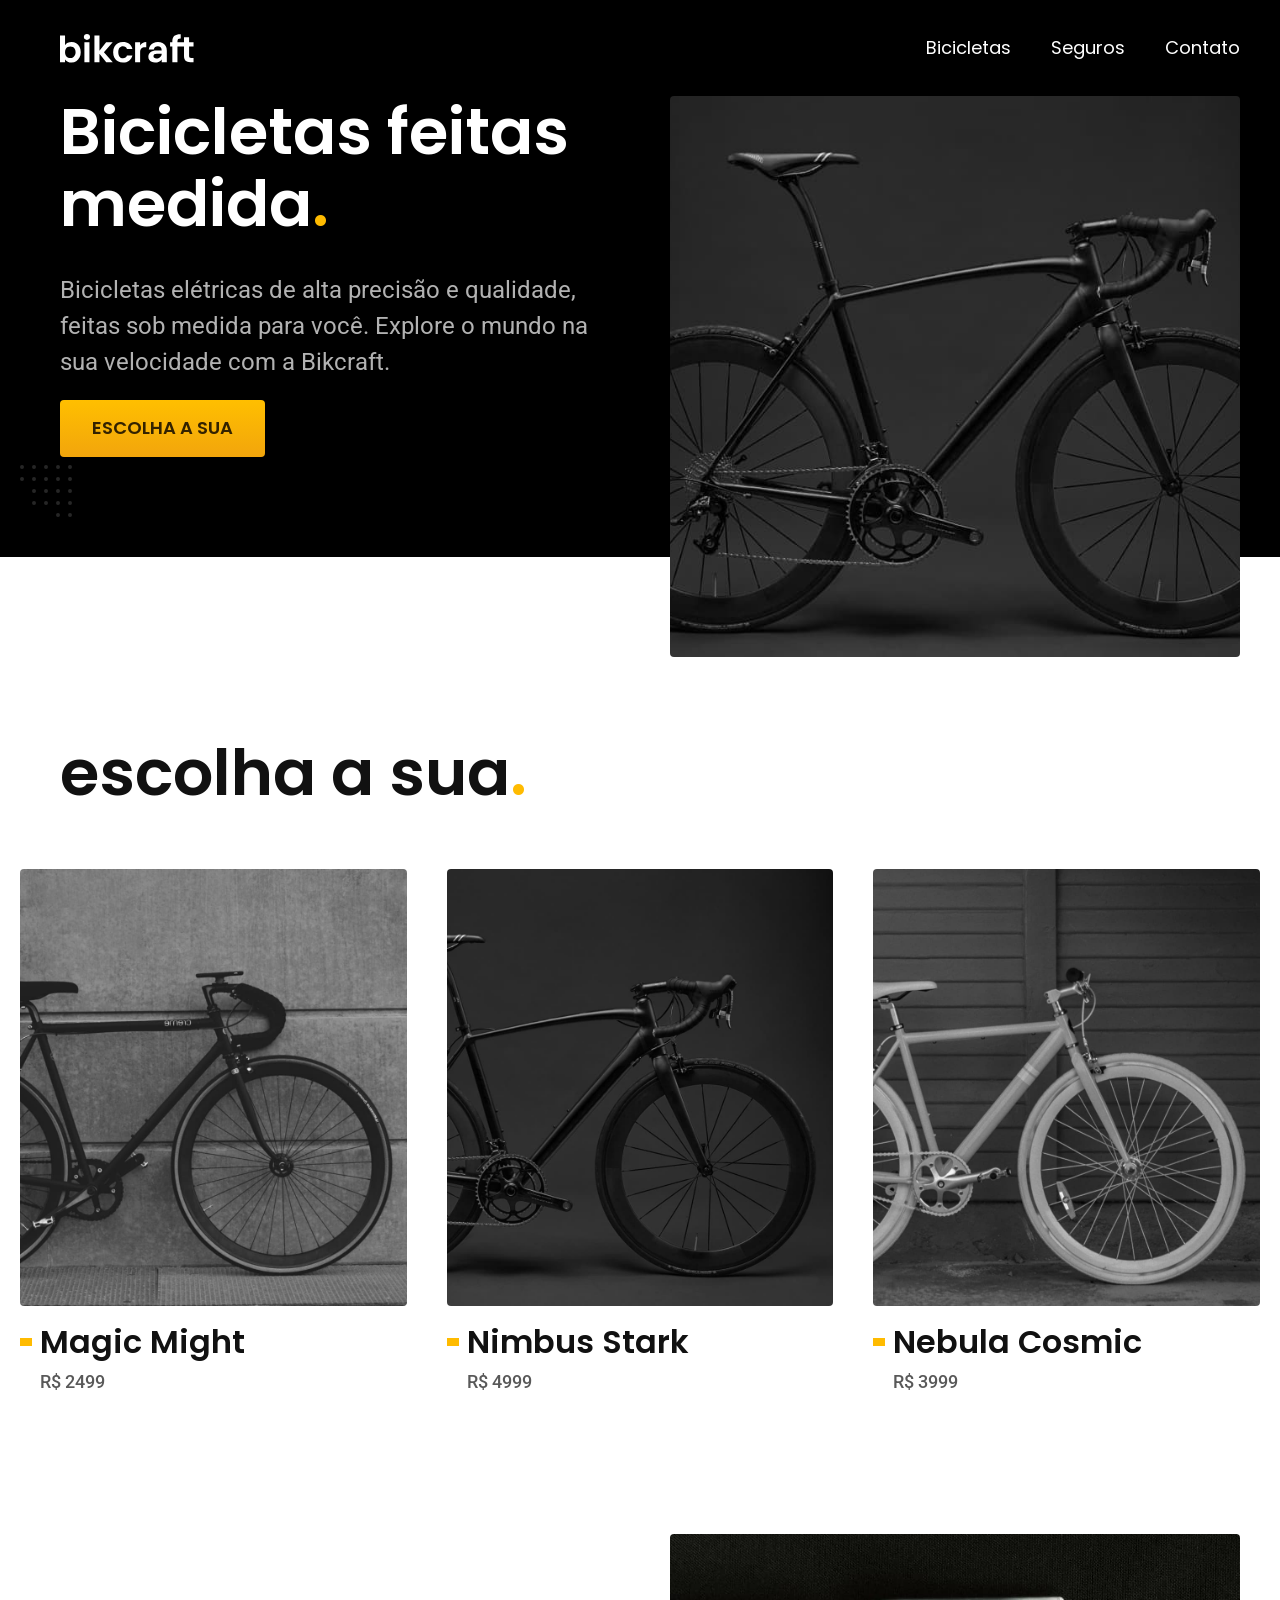
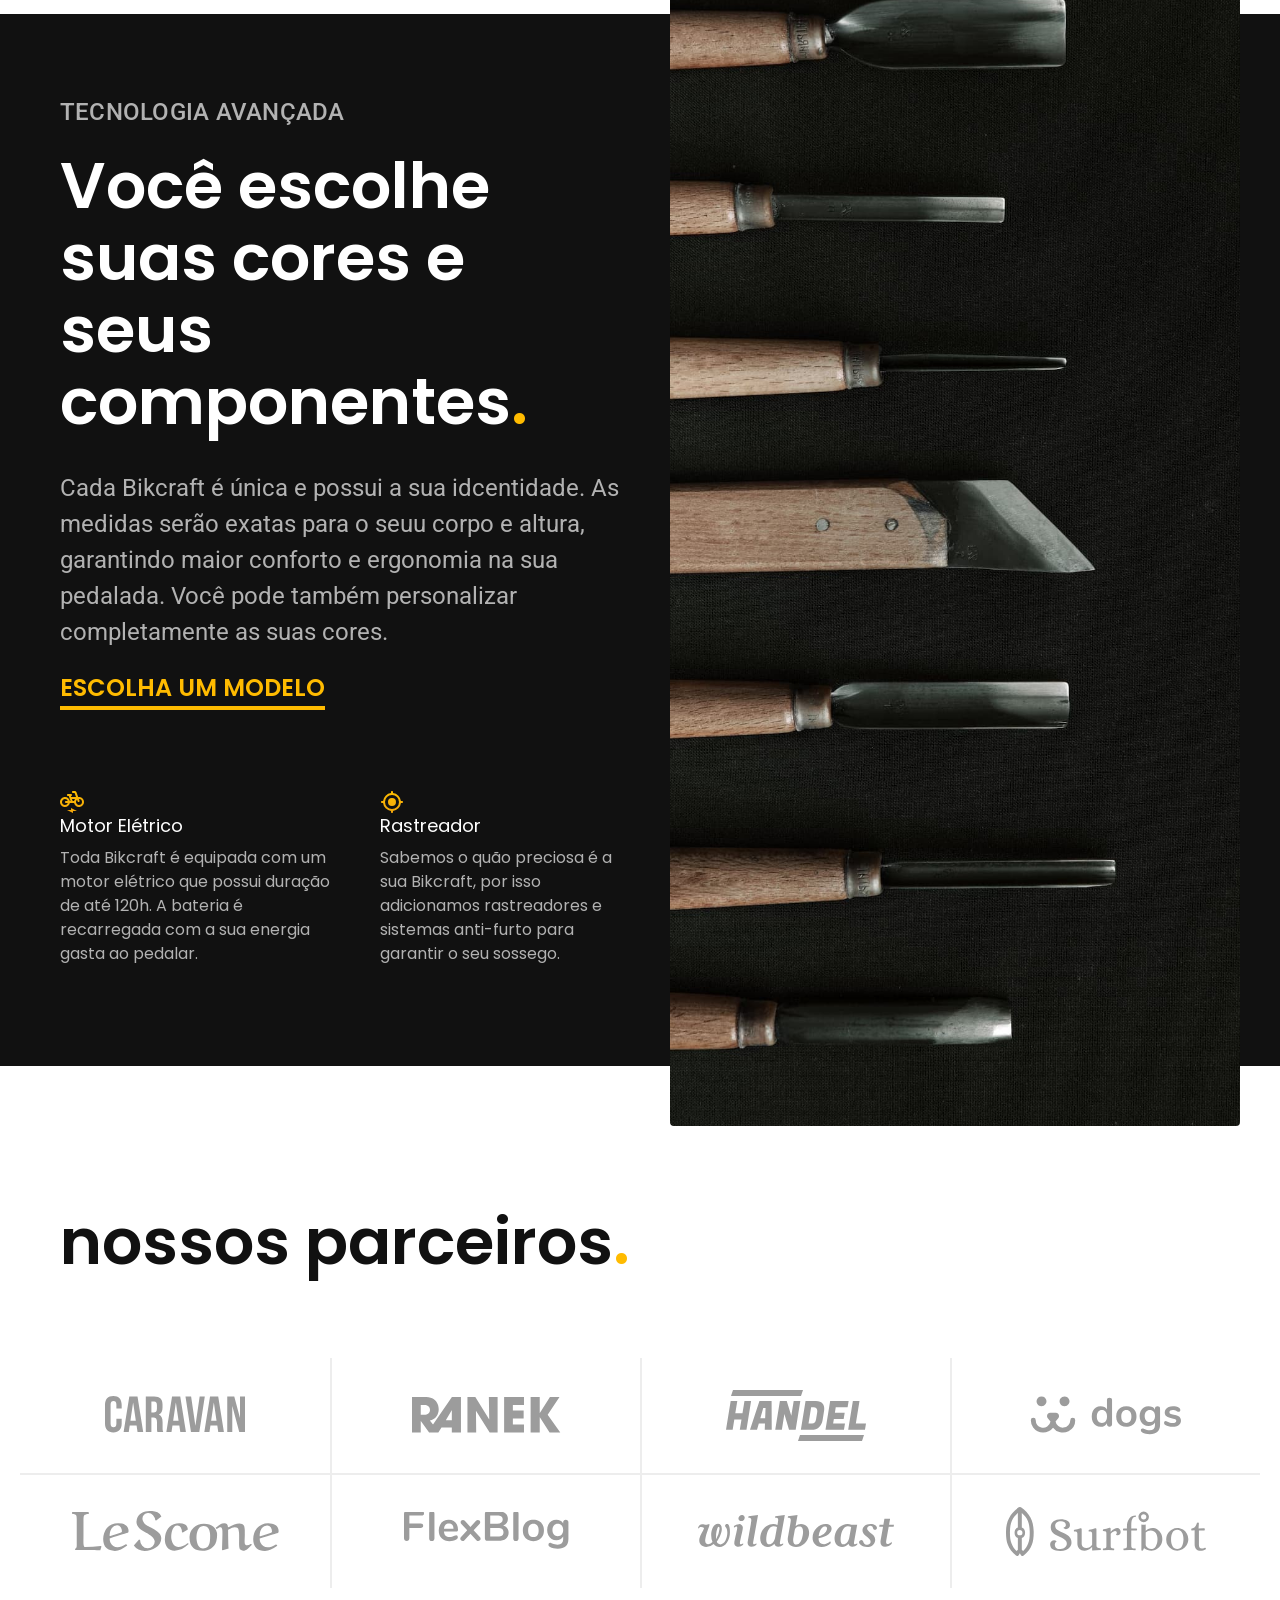
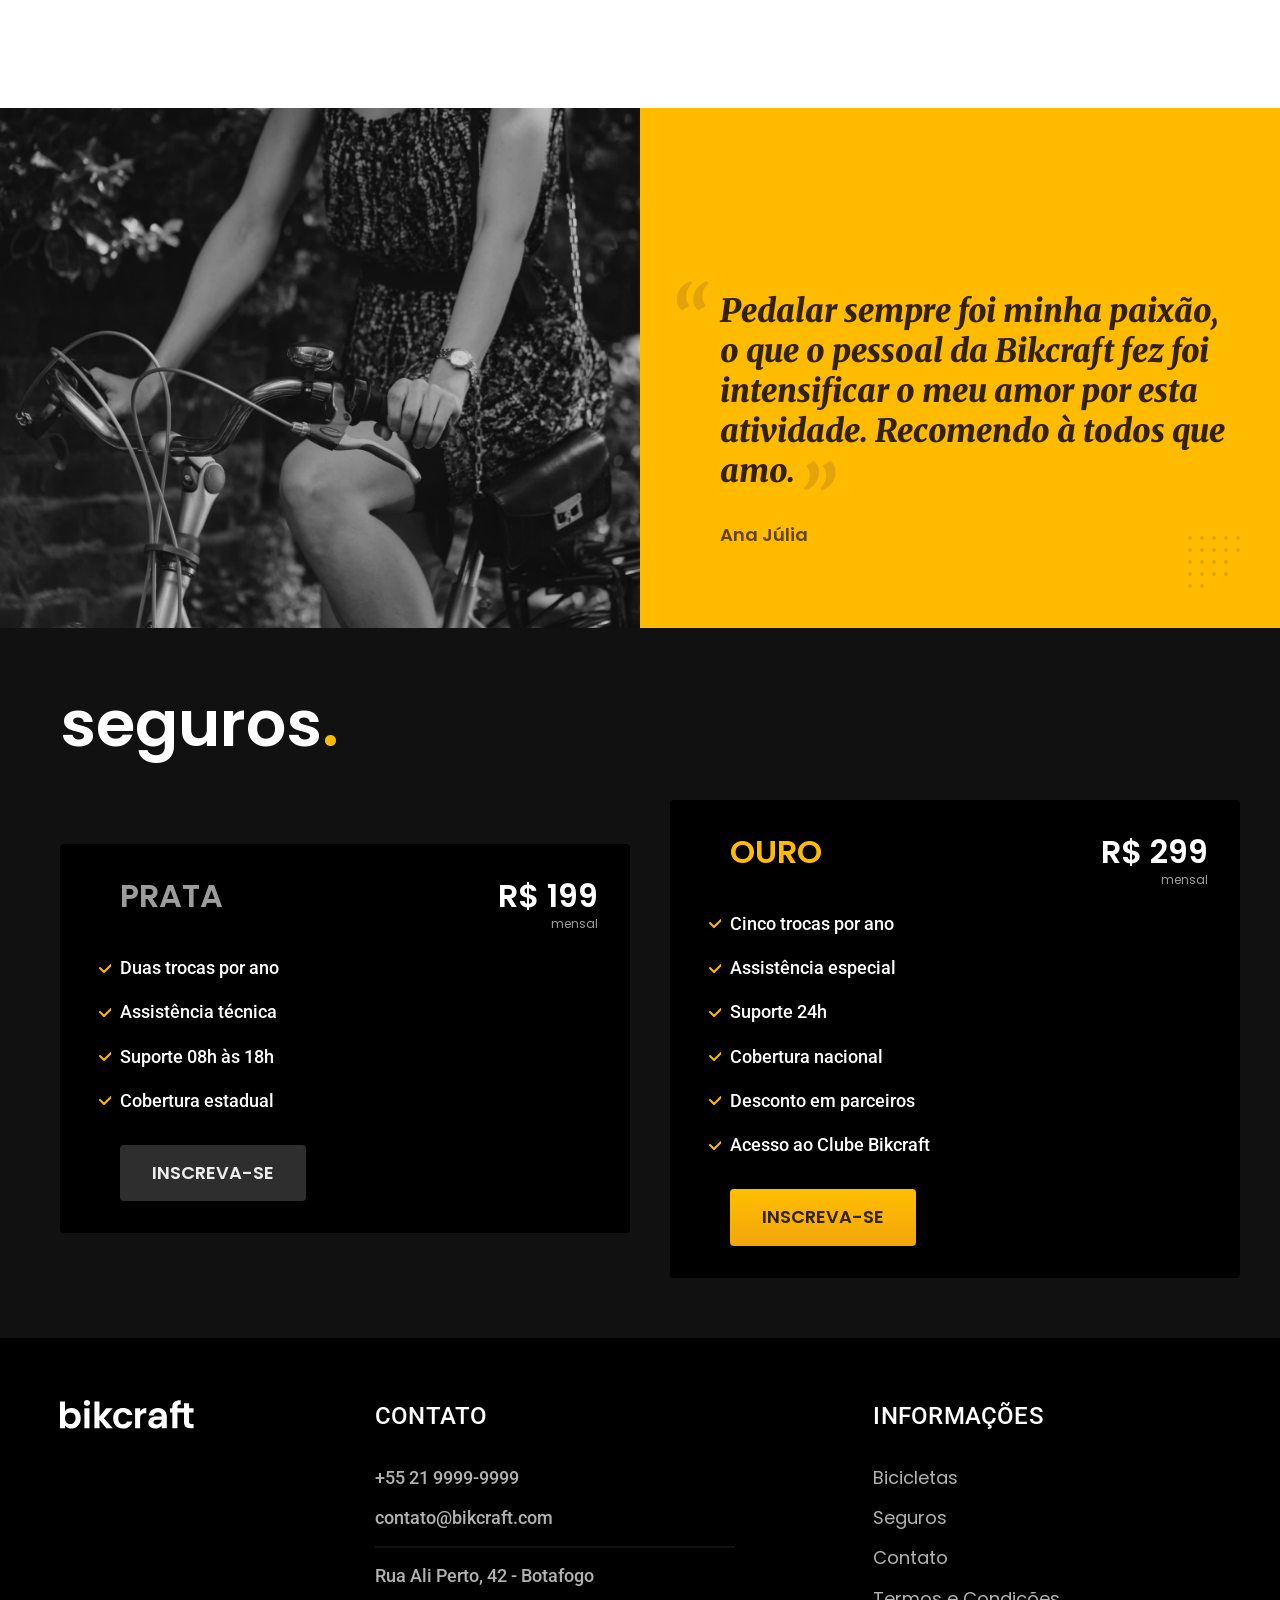
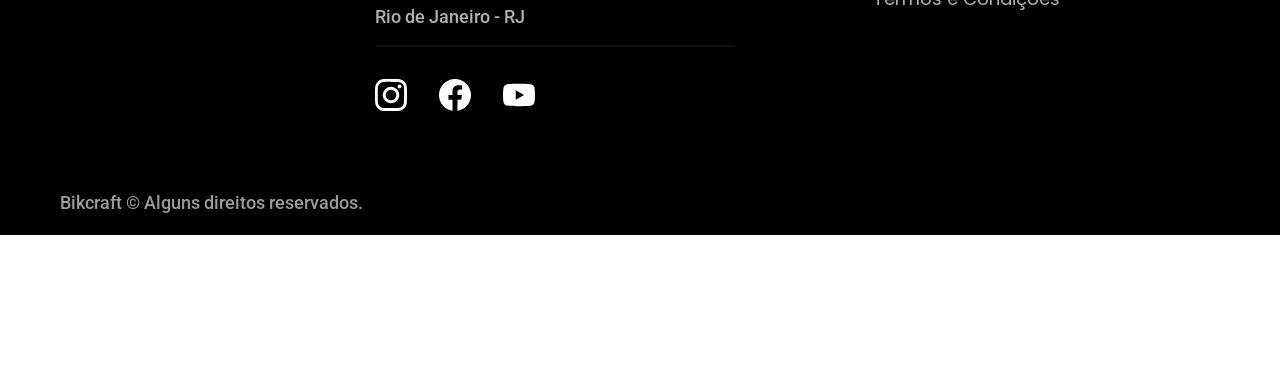
<file: index.html>
<!DOCTYPE html>
<html lang="pt-br">

<head>
    <meta charset="UTF-8">
    <title>Bikcraft - Bicicletas Elétricas</title>
    <meta name="description" content="Bicicletas elétricas de alta precisão de qualidade sob medida para o cliente. Explore o mundo na sua velocidade com a Bikcraft">
    <meta name="viewport" content="width=device-width, initial-scale=1.0">
    <link rel="preload" href="./css/style.min.css" as="style">
    <link rel="stylesheet" href="./css/style.min.css">
    <link rel="icon" href="./favicon.svg" type="image/svg+xml">

    <link rel="preconnect" href="https://fonts.googleapis.com">
    <link rel="preconnect" href="https://fonts.gstatic.com" crossorigin>
    <link href="https://fonts.googleapis.com/css2?family=Merriweather:ital,opsz,wght@1,18..144,900&family=Poppins:ital,wght@0,100;0,200;0,300;0,400;0,500;0,600;0,700;0,800;0,900;1,100;1,200;1,300;1,400;1,500;1,600;1,700;1,800;1,900&family=Roboto:ital,wght@0,100..900;1,100..900&display=swap" rel="stylesheet">


    <script>document.documentElement.classList.add('js');</script>
</head>

<body>
    <header class="header-bg">
        <div class="header container">
            <a href="./"><img src="./img/bikcraft.svg" width="136" height="32" alt="Bikcraft">
            </a>

            <nav aria-label="primaria">
                <ul class="header-menu font-1-m cor-0">
                    <li><a href="./bicicletas.html">Bicicletas</a></li>
                    <li><a href="./seguros.html">Seguros</a></li>
                    <li><a href="./contato.html">Contato</a></li>
                </ul>
            </nav>
        </div>
    </header>
    <main class="intro-bg">
        <div class="intro container">
            <div class="intro-conteudo">
                <h1 class="font-1-xxl cor-0 fadeInDown" data-anime="200">Bicicletas feitas medida<span class="cor-p1">.</span></h1>
                <p class="font-2-l cor-5 fadeInDown" data-anime="400">Bicicletas elétricas de alta precisão e qualidade, feitas sob medida para você. Explore o mundo na sua velocidade com a Bikcraft.</p>
                <a class="botao" data-anime="600" href="./bicicletas.html">Escolha a sua</a>
            </div>
            <picture data-anime="800" class="fadeInDown">
                <source media="(max-width:800px)" srcset="../img/bicicletas/nimbus.jpg">
                <img src="./img/fotos/introducao.jpg" width="1200" height="1600" alt="Bicicleta elétrica preta">
            </picture>
        </div>
    </main>

    <article class="bicicletas-lista">
        <h2 class=" container font-1-xxl">escolha a sua<span class="cor-p1">.</span></h2>
        <ul>
            <li>
                <a href="./bicicletas/magic.html">
                    <img src="./img/bicicletas/magic-home.jpg" width="920" height="1040" alt="Bicicleta Preta">
                    <h3 class="font-1-xl">Magic Might</h3>
                    <span class="font-2-m cor-8">R$ 2499</span>
                </a>
            </li>
            <li>
                <a href="./bicicletas/nimbus.html">
                    <img src="./img/bicicletas/nimbus-home.jpg" width="920" height="1040" alt="Bicicleta Preta">
                    <h3 class="font-1-xl">Nimbus Stark</h3>
                    <span class="font-2-m cor-8">R$ 4999</span>
                </a>
            </li>
            <li>
                <a href="./bicicletas/nebula.html">
                    <img src="./img/bicicletas/nebula-home.jpg" width="920" height="1040" alt="Bicicleta Preta">
                    <h3 class="font-1-xl">Nebula Cosmic</h3>
                    <span class="font-2-m cor-8">R$ 3999</span>
                </a>
            </li>
        </ul>
    </article>

    <article class="tecnologia-bg">
        <div class="tecnologia container">
            <div class="tecnologia-conteudo">
                <span class="font-2-l-b cor-5">Tecnologia Avançada</span>
                <h2 class="font-1-xxl cor-0">Você escolhe suas cores e seus componentes<span class="cor-p1">.</span></h2>
                <p class="font-2-l cor-5">Cada Bikcraft é única e possui a sua idcentidade. As medidas serão exatas para o seuu corpo e altura, garantindo maior conforto e ergonomia na sua pedalada. Você pode também personalizar completamente as suas cores.</p>
                <a class="link" href="./bicicletas.html">Escolha um modelo</a>
                <div class="tecnologia-vantagens">
                    <div>
                        <img src="./img/icones/eletrica.svg" width="24" height="24" alt="">
                        <h3 class="font-1-m cor-0">Motor Elétrico</h3>
                        <p class="font-2-s cor-5">Toda Bikcraft é equipada com um motor elétrico que possui duração de até 120h. A bateria é recarregada com a sua energia gasta ao pedalar.</p>
                    </div>
                    <div>
                        <img src="./img/icones/rastreador.svg" width="24" height="24" alt="">
                        <h3 class="font-1-m cor-0">Rastreador</h3>
                        <p class="font-2-s cor-5">Sabemos o quão preciosa é a sua Bikcraft, por isso adicionamos rastreadores e sistemas anti-furto para garantir o seu sossego.</p>
                    </div>
                </div>
            </div>
            <div class="tecnologia-img">
                <img src="./img/fotos/tecnologia.jpg" width="1200" height="1920">
            </div>
        </div>
    </article>

    <section class="parceiros" aria-label="Nossos Parceiros">
        <h2 class=" container font-1-xxl">nossos parceiros<span class="cor-p1">.</span></h2>

        <ul>
            <li><img src="./img/parceiros/caravan.svg" alt="Caravan" width="140" height="38"></li>
            <li><img src="./img/parceiros/ranek.svg" alt="Ranek" width="149" height="36"></li>
            <li><img src="./img/parceiros/handel.svg" alt="Handel" width="140" height="50"></li>
            <li><img src="./img/parceiros/dogs.svg" alt="Dogs" width="152" height="39"></li>
            <li><img src="./img/parceiros/lescone.svg" alt="LeScone" width="208" height="41"></li>
            <li><img src="./img/parceiros/flexblog.svg" alt="FlexBlog" width="165" height="38"></li>
            <li><img src="./img/parceiros/wildbeast.svg" alt="Wildbeast" width="196" height="34"></li>
            <li><img src="./img/parceiros/surfbot.svg" alt="Surfbot" width="200" height="49"></li>
        </ul>
    </section>

    <section class="depoimento" aria-label="Depoimento">
        <div>
            <img src="./img/fotos/depoimento.jpg" width="1560" height="1360" alt="Pessoa pedalando uma bicicleta Bikcraft">
        </div>
        <div class="depoimento-conteudo">
            <blockquote class="font-1-xl cor-p5">
                <p>Pedalar sempre foi minha paixão, o que o pessoal da Bikcraft fez foi intensificar o meu amor por esta atividade. Recomendo à todos que amo.</p>
            </blockquote>
            <span class="font-1-m-b cor-p4">Ana Júlia</span>
        </div>
    </section>

    <article class="seguros-bg">
        <div class="seguros container">
            <h2 class="font-1-xxl cor-0">seguros<span class="cor-p1">.</span></h2>
            <div class="seguros-item">
                <h3 class="font-1-xl cor-6">PRATA</h3>
                <span class="font-1-xl cor-0">R$ 199 <span class="font-1-xs cor-6">mensal</span></span>
                <ul class="font-2-m cor-0">
                    <li>Duas trocas por ano</li>
                    <li>Assistência técnica</li>
                    <li>Suporte 08h às 18h</li>
                    <li>Cobertura estadual</li>
                </ul>
                <a class="botao secundario" href="./orcamento.html">Inscreva-se</a>
            </div>

            <div class="seguros-item">
                <h3 class="font-1-xl cor-p1">OURO</h3>
                <span class="font-1-xl cor-0">R$ 299 <span class="font-1-xs cor-6">mensal</span></span>
                <ul class="font-2-m cor-0">
                    <li>Cinco trocas por ano</li>
                    <li>Assistência especial</li>
                    <li>Suporte 24h</li>
                    <li>Cobertura nacional</li>
                    <li>Desconto em parceiros</li>
                    <li>Acesso ao Clube Bikcraft</li>
                </ul>
                <a class="botao" href="./orcamento.html">Inscreva-se</a>
            </div>
        </div>

    </article>
    <footer class="footer-bg">
        <div class="footer container">
            <img src="./img/bikcraft.svg" width="136" height="32" alt="Bikcraft">
            <div class="footer-contato">
                <h3 class="font-2-l-b cor-0">Contato</h3>
                <ul class="font-2-m cor-5">
                    <li><a href="tel:+552199999999">+55 21 9999-9999</a></li>
                    <li><a href="mailto:contato@bikcraft.com">contato@bikcraft.com</a></li>
                    <li>Rua Ali Perto, 42 - Botafogo</li>
                    <li>Rio de Janeiro - RJ</li>
                </ul>
                <div class="footer-redes">
                    <a href="./">
                        <img src="./img/redes/instagram.svg" width="32" height="32" alt="Instagram">
                    </a>
                    <a href="./">
                        <img src="./img/redes/facebook.svg" width="32" height="32" alt="Facebook">
                    </a>
                    <a href="./">
                        <img src="./img/redes/youtube.svg" width="32" height="32" alt="Youtube">
                    </a>
                </div>
            </div>
            <div class="footer-informacoes">
                <h3 class="font-2-l-b cor-0">Informações</h3>
                <nav>
                    <ul class="font-1-m cor-5">
                        <li><a href="./bicicletas.html">Bicicletas</a></li>
                        <li><a href="./seguros.html">Seguros</a></li>
                        <li><a href="./contato.html">Contato</a></li>
                        <li><a href="./termos.html">Termos e Condições</a></li>
                    </ul>
                </nav>
            </div>
            <p class="footer-copy font-2-m cor-6">Bikcraft © Alguns direitos reservados.</p>
        </div>
    </footer>

    <script src="./js/plugins/simple-anime.js"></script>
    <script src="./js/script.js"></script>
</body>

</html>
</file>
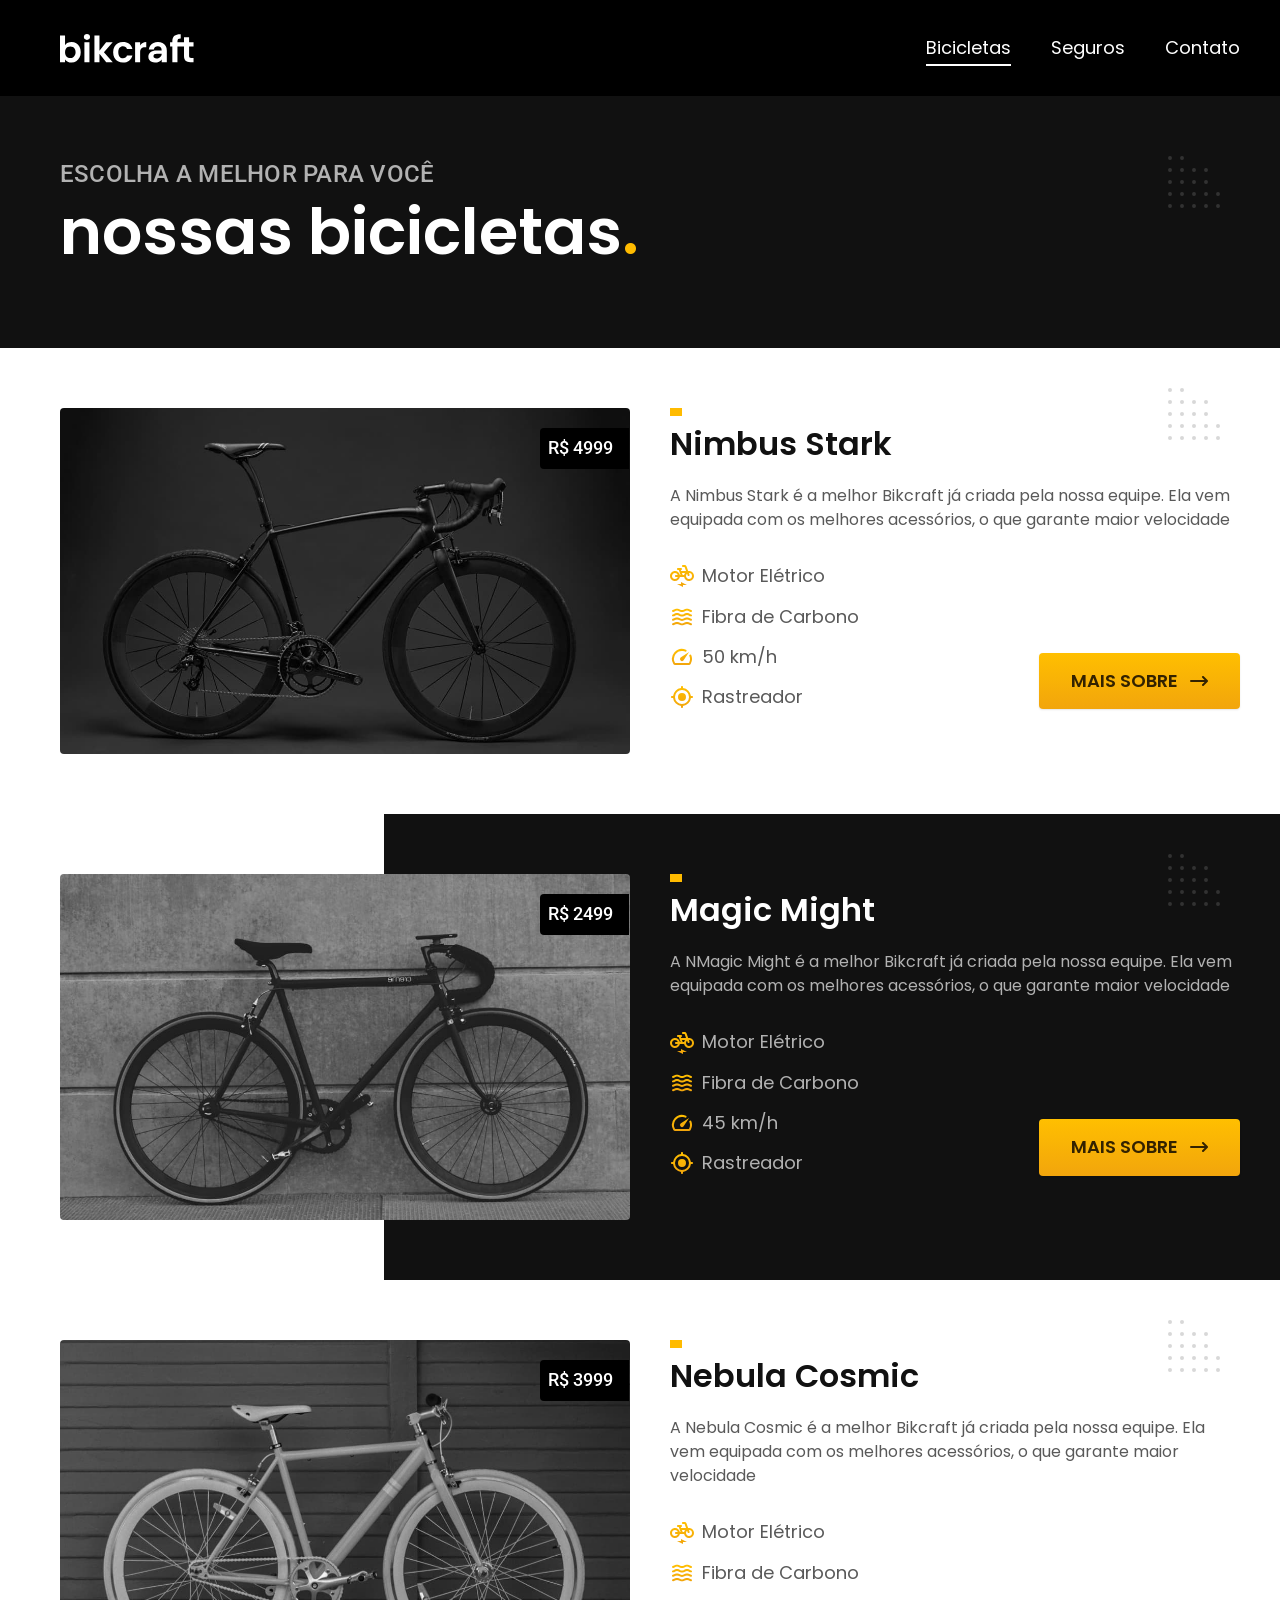
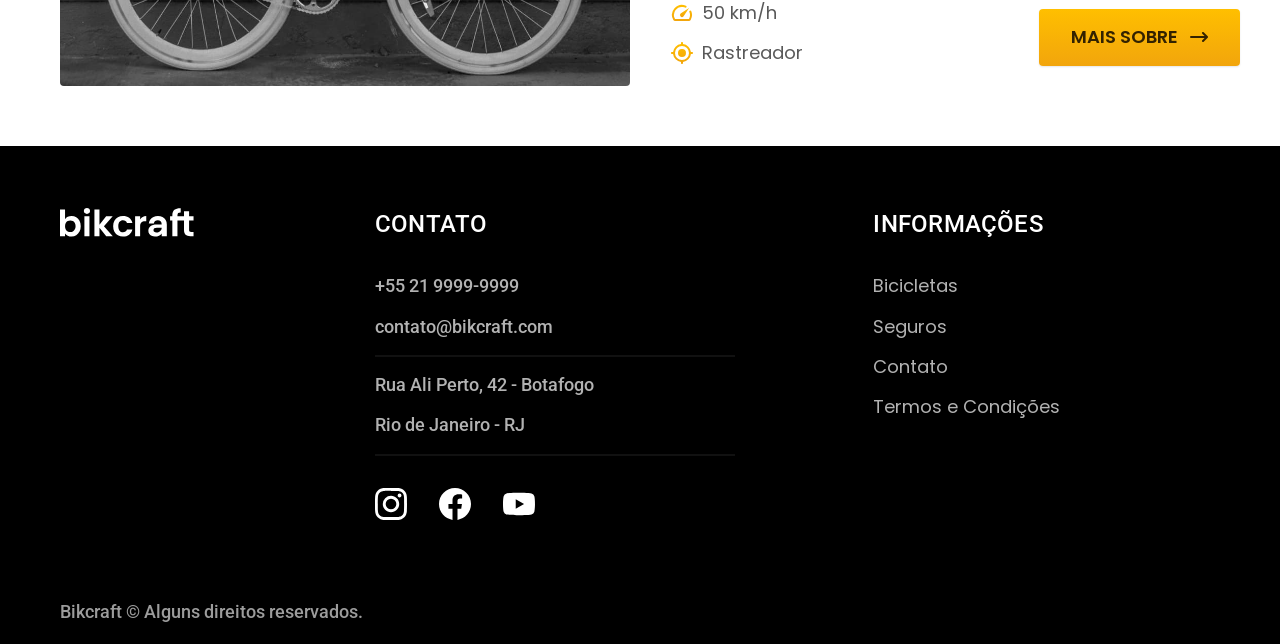
<file: bicicletas.html>
<!DOCTYPE html>
<html lang="pt-br">

<head>
    <meta charset="UTF-8">
    <title>Bicicletas | Bikcraft</title>
    <meta name="description" content="Termos e condições">
    <meta name="viewport" content="width=device-width, initial-scale=1.0">
    <link rel="preload" href="./css/style.min.css" as="style">
    <link rel="stylesheet" href="./css/style.min.css">
    <link rel="icon" href="./favicon.svg" type="image/svg+xml">

    <link rel="preconnect" href="https://fonts.googleapis.com">
    <link rel="preconnect" href="https://fonts.gstatic.com" crossorigin>
    <link href="https://fonts.googleapis.com/css2?family=Merriweather:ital,opsz,wght@1,18..144,900&family=Poppins:ital,wght@0,100;0,200;0,300;0,400;0,500;0,600;0,700;0,800;0,900;1,100;1,200;1,300;1,400;1,500;1,600;1,700;1,800;1,900&family=Roboto:ital,wght@0,100..900;1,100..900&display=swap" rel="stylesheet">

    <script>document.documentElement.classList.add('js');</script>
</head>

<body id="bicicletas">
    <header class="header-bg">
        <div class="header container">
            <a href="./"><img src="./img/bikcraft.svg" alt="Bikcraft">
            </a>

            <nav aria-label="primaria">
                <ul class="header-menu font-1-m cor-0">
                    <li><a href="./bicicletas.html">Bicicletas</a></li>
                    <li><a href="./seguros.html">Seguros</a></li>
                    <li><a href="./contato.html">Contato</a></li>
                </ul>
            </nav>
        </div>
    </header>
    <main>
        <div class="titulo-bg">
            <div class="titulo container">
                <p class="font-2-l-b cor-5">Escolha a melhor para você</p>
                <h1 class="font-1-xxl cor-0">nossas bicicletas<span class="cor-p1">.</span></h1>
            </div>
        </div>
        <div class="bicicletas container">
            <div class="bicicletas-img">
                <img src="./img/bicicletas/nimbus.jpg" alt="bicicleta preta">
                <span class="font-2-m cor-0">R$ 4999</span>
            </div>
            <div class="bicicletas-cont">
                <h2 class="font-1-xl">Nimbus Stark</h2>
                <p class="font-2-s cor-8">A Nimbus Stark é a melhor Bikcraft já criada pela nossa equipe. Ela vem equipada com os melhores acessórios, o que garante maior velocidade</p>
                <ul class="font-1-m cor-8">
                    <li><img src="./img//icones/eletrica.svg" alt="">Motor Elétrico</li>
                    <li><img src="./img//icones/carbono.svg" alt="">Fibra de Carbono</li>
                    <li><img src="./img//icones/velocidade.svg" alt="">50 km/h</li>
                    <li><img src="./img//icones/rastreador.svg" alt="">Rastreador</li>
                </ul>
                <a class="botao seta" href="./bicicletas/nimbus.html">Mais Sobre</a>
            </div>
        </div>

        <div class="bicicletas-bg">
            <div class="bicicletas container">
                <div class="bicicletas-img">
                    <img src="./img/bicicletas/magic.jpg" alt="bicicleta preta">
                    <span class="font-2-m cor-0">R$ 2499</span>
                </div>
                <div class="bicicletas-cont">
                    <h2 class="font-1-xl cor-0">Magic Might</h2>
                    <p class="font-2-s cor-5">A NMagic Might é a melhor Bikcraft já criada pela nossa equipe. Ela vem equipada com os melhores acessórios, o que garante maior velocidade</p>
                    <ul class="font-1-m cor-5">
                        <li><img src="./img//icones/eletrica.svg" alt="">Motor Elétrico</li>
                        <li><img src="./img//icones/carbono.svg" alt="">Fibra de Carbono</li>
                        <li><img src="./img//icones/velocidade.svg" alt="">45 km/h</li>
                        <li><img src="./img//icones/rastreador.svg" alt="">Rastreador</li>
                    </ul>
                    <a class="botao seta" href="./bicicletas/magic.html">Mais Sobre</a>
                </div>
            </div>
        </div>

        <div class="bicicletas container">
            <div class="bicicletas-img">
                <img src="./img/bicicletas/nebula.jpg" alt="bicicleta preta">
                <span class="font-2-m cor-0">R$ 3999</span>
            </div>
            <div class="bicicletas-cont">
                <h2 class="font-1-xl">Nebula Cosmic</h2>
                <p class="font-2-s cor-8">A Nebula Cosmic é a melhor Bikcraft já criada pela nossa equipe. Ela vem equipada com os melhores acessórios, o que garante maior velocidade</p>
                <ul class="font-1-m cor-8">
                    <li><img src="./img//icones/eletrica.svg" alt="">Motor Elétrico</li>
                    <li><img src="./img//icones/carbono.svg" alt="">Fibra de Carbono</li>
                    <li><img src="./img//icones/velocidade.svg" alt="">50 km/h</li>
                    <li><img src="./img//icones/rastreador.svg" alt="">Rastreador</li>
                </ul>
                <a class="botao seta" href="./bicicletas/nebula.html">Mais Sobre</a>
            </div>
        </div>
    </main>

    <footer class="footer-bg">
        <div class="footer container">
            <img src="./img/bikcraft.svg" alt="Bikcraft">
            <div class="footer-contato">
                <h3 class="font-2-l-b cor-0">Contato</h3>
                <ul class="font-2-m cor-5">
                    <li><a href="tel:+552199999999">+55 21 9999-9999</a></li>
                    <li><a href="mailto:contato@bikcraft.com">contato@bikcraft.com</a></li>
                    <li>Rua Ali Perto, 42 - Botafogo</li>
                    <li>Rio de Janeiro - RJ</li>
                </ul>
                <div class="footer-redes">
                    <a href="./">
                        <img src="./img/redes/instagram.svg" alt="Instagram">
                    </a>
                    <a href="./">
                        <img src="./img/redes/facebook.svg" alt="Facebook">
                    </a>
                    <a href="./">
                        <img src="./img/redes/youtube.svg" alt="Youtube">
                    </a>
                </div>
            </div>
            <div class="footer-informacoes">
                <h3 class="font-2-l-b cor-0">Informações</h3>
                <nav>
                    <ul class="font-1-m cor-5">
                        <li><a href="./bicicletas.html">Bicicletas</a></li>
                        <li><a href="./seguros.html">Seguros</a></li>
                        <li><a href="./contato.html">Contato</a></li>
                        <li><a href="./termos.html">Termos e Condições</a></li>
                    </ul>
                </nav>
            </div>
            <p class="footer-copy font-2-m cor-6">Bikcraft © Alguns direitos reservados.</p>
        </div>
    </footer>
    <script src="./js/script.js"></script>
</body>

</html>
</file>
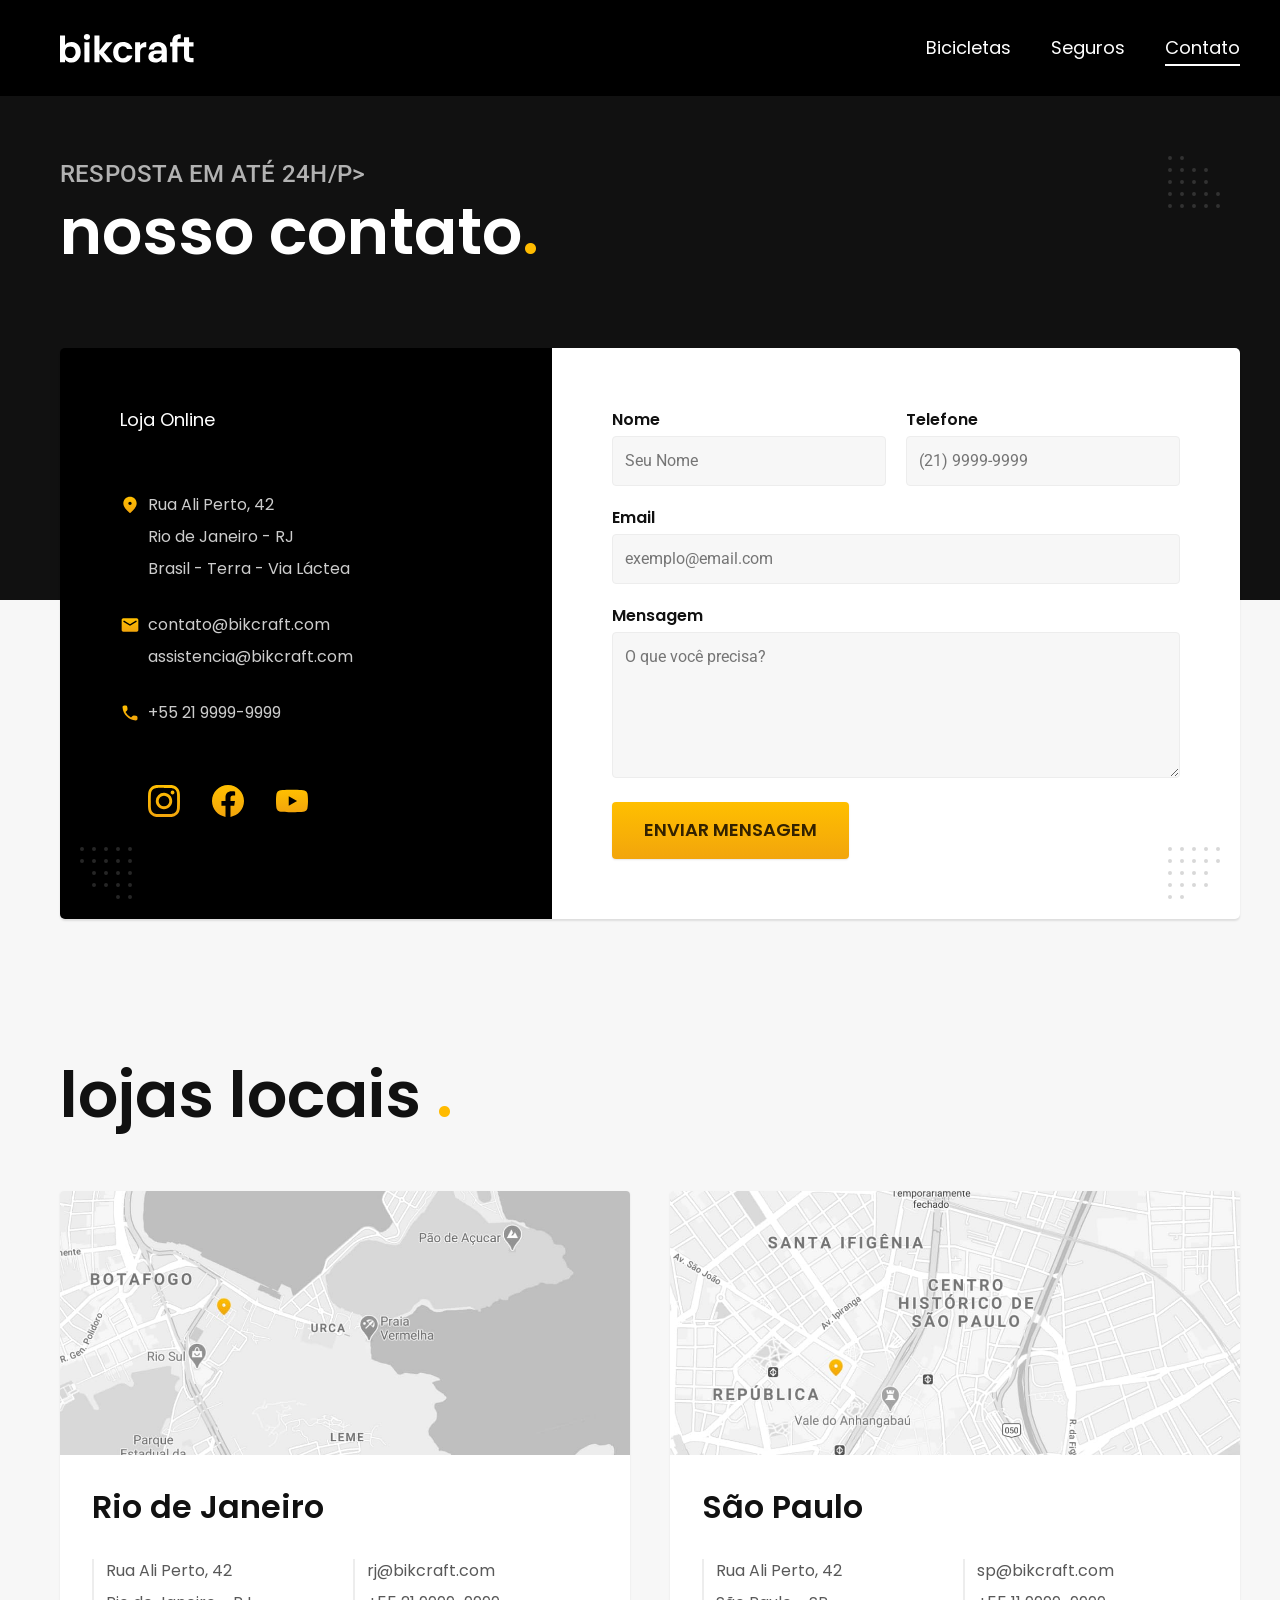
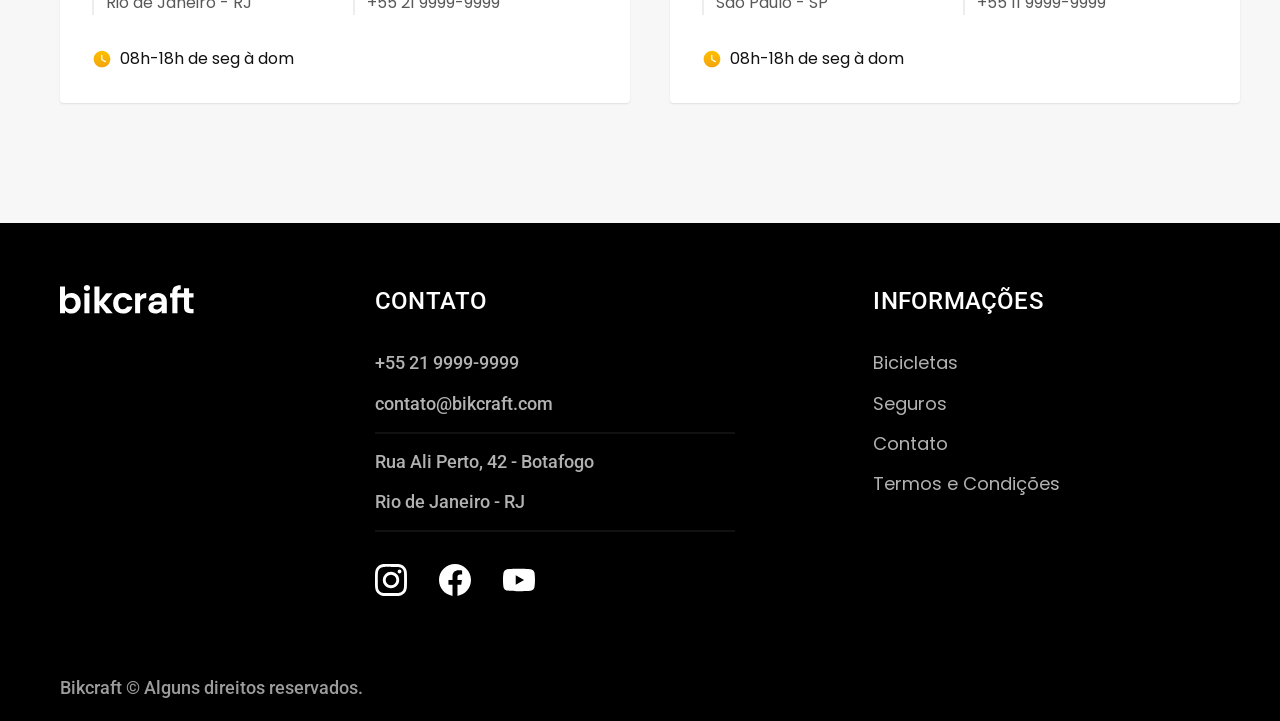
<file: contato.html>
<!DOCTYPE html>
<html lang="pt-br">

<head>
    <meta charset="UTF-8">
    <title>Contato | Bikcraft</title>
    <meta name="description" content="Termos e condições">
    <meta name="viewport" content="width=device-width, initial-scale=1.0">
    <link rel="preload" href="./css/style.min.css" as="style">
    <link rel="stylesheet" href="./css/style.min.css">
    <link rel="icon" href="./favicon.svg" type="image/svg+xml">

    <link rel="preconnect" href="https://fonts.googleapis.com">
    <link rel="preconnect" href="https://fonts.gstatic.com" crossorigin>
    <link href="https://fonts.googleapis.com/css2?family=Merriweather:ital,opsz,wght@1,18..144,900&family=Poppins:ital,wght@0,100;0,200;0,300;0,400;0,500;0,600;0,700;0,800;0,900;1,100;1,200;1,300;1,400;1,500;1,600;1,700;1,800;1,900&family=Roboto:ital,wght@0,100..900;1,100..900&display=swap" rel="stylesheet">

    <script>document.documentElement.classList.add('js');</script>
</head>

<body id="contato">
    <header class="header-bg">
        <div class="header container">
            <a href="./"><img src="./img/bikcraft.svg" alt="Bikcraft">
            </a>

            <nav aria-label="primaria">
                <ul class="header-menu font-1-m cor-0">
                    <li><a href="./bicicletas.html">Bicicletas</a></li>
                    <li><a href="./seguros.html">Seguros</a></li>
                    <li><a href="./contato.html">Contato</a></li>
                </ul>
            </nav>
        </div>
    </header>
    <main>
        <div class="titulo-bg">
            <div class="titulo container">
                <p class="font-2-l-b cor-5">Resposta em até 24h/p>
                <h1 class="font-1-xxl cor-0">nosso contato<span class="cor-p1">.</span></h1>
            </div>
        </div>

        <div class="contato container">
            <section class="contato-dados" aria-label="Endereço">
                <h2 class="font-1-m cor-0">Loja Online</h2>
                <div class="contato-end font-2-s cor-4">
                    <p>Rua Ali Perto, 42</p>
                    <p>Rio de Janeiro - RJ</p>
                    <p>Brasil - Terra - Via Láctea</p>
                </div>
                <address class="contato-meios font-2-s cor-4">
                    <a href="mailto:contato@bikcraft.com">contato@bikcraft.com</a>
                    <a href="mailto:assistencia@bikcraft.com">assistencia@bikcraft.com</a>
                    <a href="tel:+552199999999">+55 21 9999-9999</a>
                </address>
                <div class="contato-redes">
                    <a href="./">
                        <img src="./img/redes/instagram-p.svg" alt="Instagram">
                    </a>
                    <a href="./">
                        <img src="./img/redes/facebook-p.svg" alt="Facebook">
                    </a>
                    <a href="./">
                        <img src="./img/redes/youtube-p.svg" alt="Youtube">
                    </a>
                </div>
            </section>
            <section class="contato-form" aria-label="Formulário">
                <form class="form" action="./contato.html">
                    <div>
                        <label for="nome">Nome</label>
                        <input type="text" id="nome" name="nome" placeholder="Seu Nome">
                    </div>
                    <div>
                        <label for="telefone">Telefone</label>
                        <input type="text" id="telefone" name="telefone" placeholder="(21) 9999-9999">
                    </div>
                    <div class="col-2">
                        <label for="email">Email</label>
                        <input type="email" id="email" name="email" placeholder="exemplo@email.com">
                    </div>
                    <div class="col-2">
                        <label for="mensagem">Mensagem</label>
                        <textarea rows="5" id="mensagem" name="mensagem" placeholder="O que você precisa?"></textarea>
                    </div>
                    <button class="botao col-2">Enviar Mensagem</button>
                </form>
            </section>
        </div>
    </main>

    <article class="lojas container">
        <h2 class="font-1-xxl">lojas locais <span class="cor-p1">.</span></h2>
        <div class="lojas-item">
            <img src="./img/lojas/rj.jpg" alt="Mapa marcando endereço em Rua Ali Perto, 42 - Rio de Janeiro - RJ">
            <div class="lojas-cont">
                <h3 class="font-1-xl">Rio de Janeiro</h3>
                <div class="lojas-dados font-2-s cor-8">
                    <p>Rua Ali Perto, 42</p>
                    <p>Rio de Janeiro - RJ</p>
                </div>
                <div class="lojas-dados font-2-s cor-8">
                    <a href="mailto:rj@bikcraft.com">rj@bikcraft.com</a>
                    <a href="tel:+552199999999">+55 21 9999-9999</a>
                </div>
                <p class="lojas-tempo font-1-s"> <img src="./img/icones/horario.svg" alt="">08h-18h de seg à dom</p>
            </div>
        </div>
        <div class="lojas-item">
            <img src="./img/lojas/sp.jpg" alt="Mapa marcando endereço em Rua Ali Perto, 42 -São Paulo - SP">
            <div class="lojas-cont">
                <h3 class="font-1-xl">São Paulo</h3>
                <div class=" lojas-dados font-2-s cor-8">
                    <p>Rua Ali Perto, 42</p>
                    <p>São Paulo - SP</p>
                </div>
                <div class="lojas-dados font-2-s cor-8">
                    <a href="mailto:sp@bikcraft.com">sp@bikcraft.com</a>
                    <a href="tel:+551199999999">+55 11 9999-9999</a>
                </div>
                <p class="lojas-tempo font-1-s"> <img src="./img/icones/horario.svg" alt="">08h-18h de seg à dom</p>
            </div>
        </div>
    </article>


    <footer class="footer-bg">
        <div class="footer container">
            <img src="./img/bikcraft.svg" alt="Bikcraft">
            <div class="footer-contato">
                <h3 class="font-2-l-b cor-0">Contato</h3>
                <ul class="font-2-m cor-5">
                    <li><a href="tel:+552199999999">+55 21 9999-9999</a></li>
                    <li><a href="mailto:contato@bikcraft.com">contato@bikcraft.com</a></li>
                    <li>Rua Ali Perto, 42 - Botafogo</li>
                    <li>Rio de Janeiro - RJ</li>
                </ul>
                <div class="footer-redes">
                    <a href="./">
                        <img src="./img/redes/instagram.svg" alt="Instagram">
                    </a>
                    <a href="./">
                        <img src="./img/redes/facebook.svg" alt="Facebook">
                    </a>
                    <a href="./">
                        <img src="./img/redes/youtube.svg" alt="Youtube">
                    </a>
                </div>
            </div>
            <div class="footer-informacoes">
                <h3 class="font-2-l-b cor-0">Informações</h3>
                <nav>
                    <ul class="font-1-m cor-5">
                        <li><a href="./bicicletas.html">Bicicletas</a></li>
                        <li><a href="./seguros.html">Seguros</a></li>
                        <li><a href="./contato.html">Contato</a></li>
                        <li><a href="./termos.html">Termos e Condições</a></li>
                    </ul>
                </nav>
            </div>
            <p class="footer-copy font-2-m cor-6">Bikcraft © Alguns direitos reservados.</p>
        </div>
    </footer>
    <script src="./js/script.js"></script>
</body>

</html>
</file>
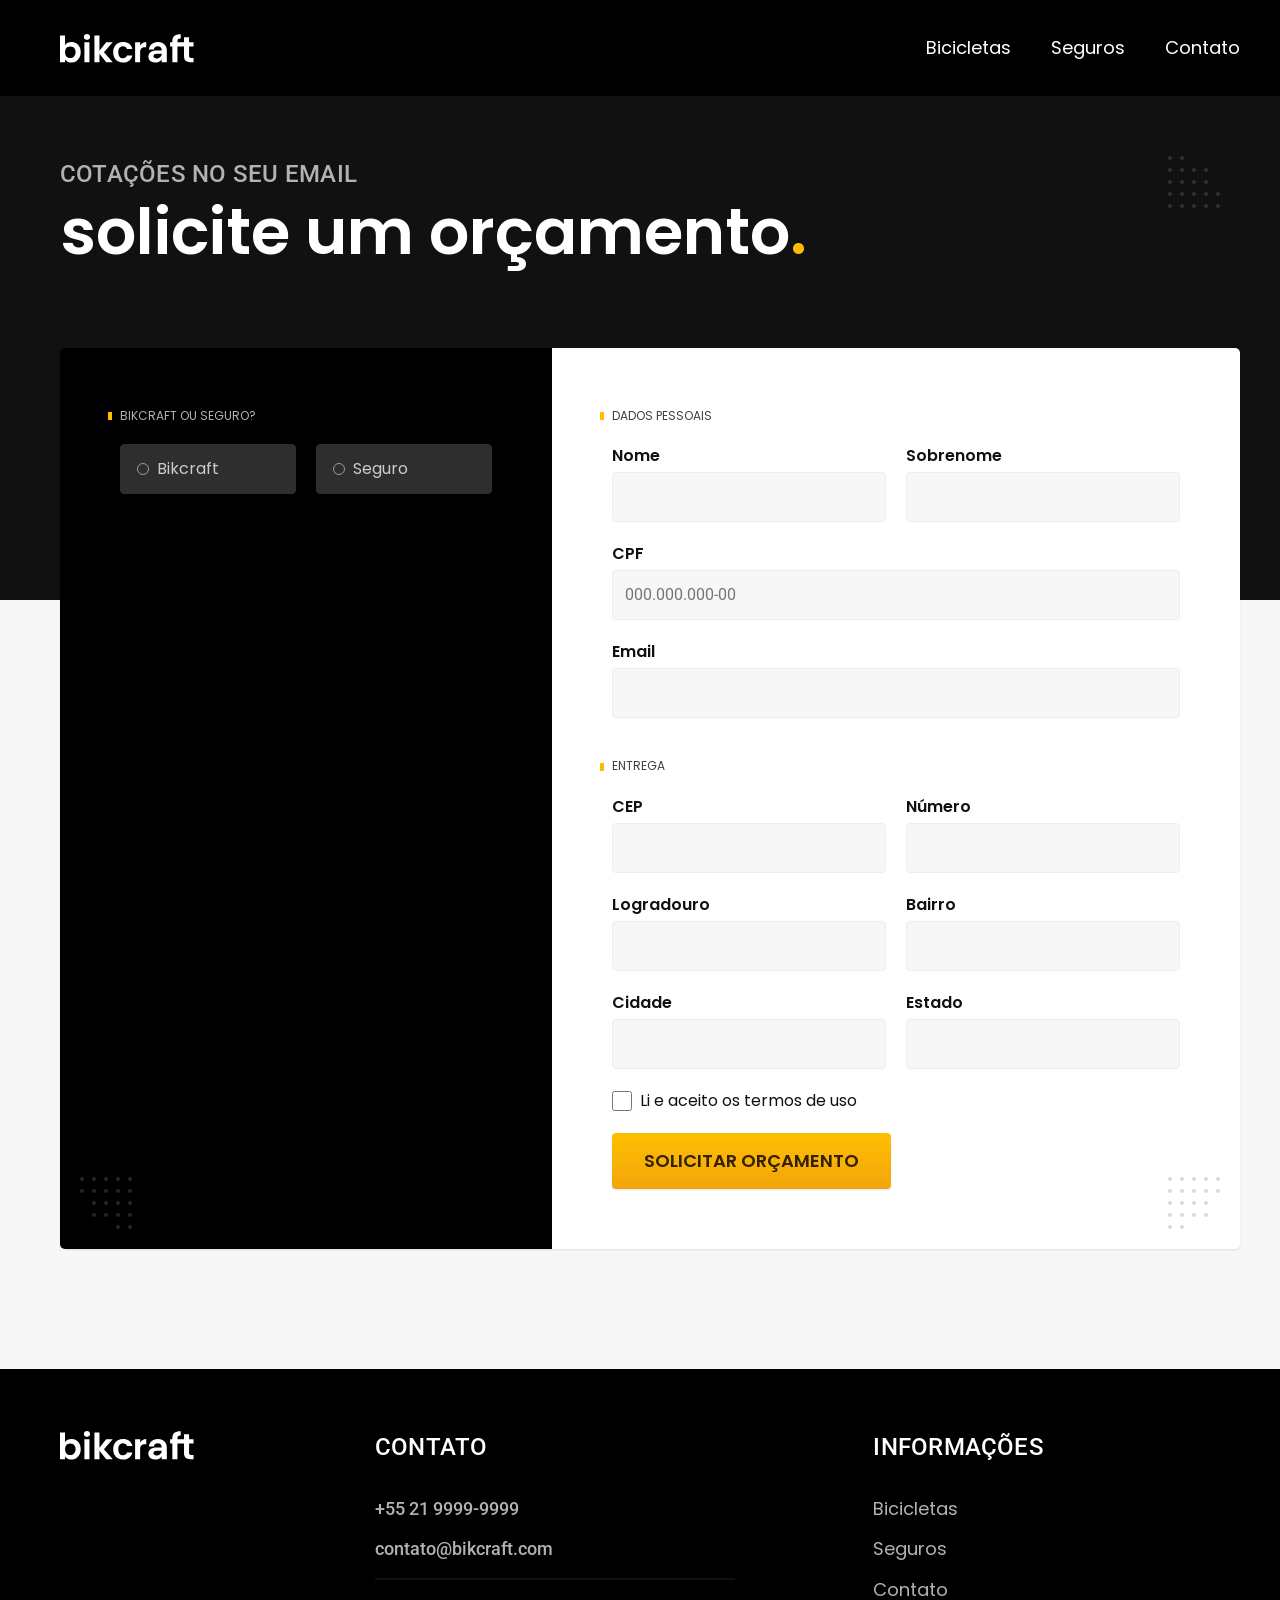
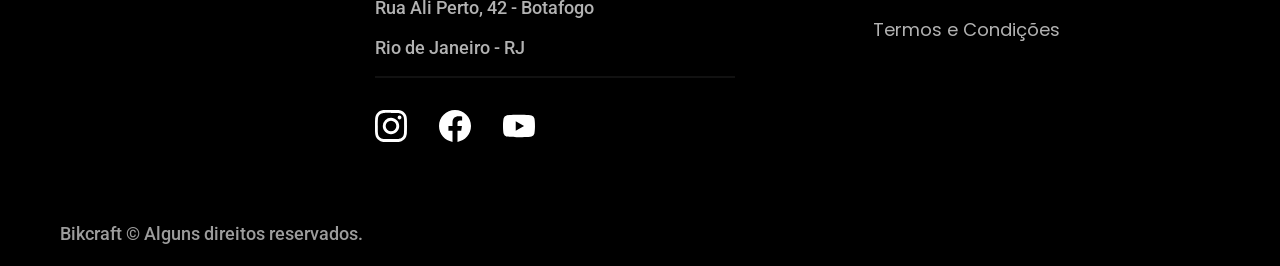
<file: orcamento.html>
<!DOCTYPE html>
<html lang="pt-br">

<head>
    <meta charset="UTF-8">
    <title>Orçamento | Bikcraft</title>
    <meta name="description" content="Orçamento">
    <meta name="viewport" content="width=device-width, initial-scale=1.0">
    <link rel="preload" href="./css/style.min.css" as="style">
    <link rel="stylesheet" href="./css/style.min.css">
    <link rel="icon" href="./favicon.svg" type="image/svg+xml">

    <link rel="preconnect" href="https://fonts.googleapis.com">
    <link rel="preconnect" href="https://fonts.gstatic.com" crossorigin>
    <link href="https://fonts.googleapis.com/css2?family=Merriweather:ital,opsz,wght@1,18..144,900&family=Poppins:ital,wght@0,100;0,200;0,300;0,400;0,500;0,600;0,700;0,800;0,900;1,100;1,200;1,300;1,400;1,500;1,600;1,700;1,800;1,900&family=Roboto:ital,wght@0,100..900;1,100..900&display=swap" rel="stylesheet">

    <script>document.documentElement.classList.add('js');</script>
</head>

<body id="orcamento">
    <header class="header-bg">
        <div class="header container">
            <a href="./"><img src="./img/bikcraft.svg" alt="Bikcraft">
            </a>

            <nav aria-label="primaria">
                <ul class="header-menu font-1-m cor-0">
                    <li><a href="./bicicletas.html">Bicicletas</a></li>
                    <li><a href="./seguros.html">Seguros</a></li>
                    <li><a href="./contato.html">Contato</a></li>
                </ul>
            </nav>
        </div>
    </header>
    <main>
        <div class="titulo-bg">
            <div class="titulo container">
                <p class="font-2-l-b cor-5">Cotações no seu email</p>
                <h1 class="font-1-xxl cor-0">solicite um orçamento<span class="cor-p1">.</span></h1>
            </div>
        </div>

        <form class="orcamento container" action="../">
            <div class="orcamento-prod">
                <h2 class="font-1-xs cor-5">Bikcraft ou Seguro?</h2>

                <input type="radio" name="tipo" value="bikcraft" id="bikcraft">
                <label for="bikcraft">Bikcraft</label>

                <input type="radio" name="tipo" value="seguro" id="seguro">
                <label for="seguro">Seguro</label>

                <div class="orcamento-cont" id="orcamento-bikcraft">
                    <h2 class="font-1-xs cor-5">Escolha a sua</h2>

                    <input type="radio" name="produto" value="nimbus" id="nimbus">
                    <label for="nimbus">Nimbus Stark <span>R$ 4999</span></label>

                    <div class="orcamento-detalhes">
                        <ul class="font-1-xs cor-8">
                            <li><img src="./img/icones/eletrica.svg" alt="">Motor Elétrico</li>
                            <li><img src="./img/icones/carbono.svg" alt="">Fibra de Carbnono</li>
                            <li><img src="./img/icones/velocidade.svg" alt="">50 km/h</li>
                            <li><img src="./img/icones/rastreador.svg" alt="">Rastreador</li>
                        </ul>
                        <img src="./img/bicicletas/nimbus.jpg" alt="Bicicleta preta">
                    </div>

                    <input type="radio" name="produto" value="magic" id="magic">
                    <label for="magic">Magic Might <span>R$ 2499</span></label>
                    <div class="orcamento-detalhes">
                        <ul class="font-1-xs cor-8">
                            <li><img src="./img/icones/eletrica.svg" alt="">Motor Elétrico</li>
                            <li><img src="./img/icones/carbono.svg" alt="">Fibra de Carbnono</li>
                            <li><img src="./img/icones/velocidade.svg" alt="">45 km/h</li>
                            <li><img src="./img/icones/rastreador.svg" alt="">Rastreador</li>
                        </ul>
                        <img src="./img/bicicletas/magic.jpg" alt="Bicicleta preta">
                    </div>

                    <input type="radio" name="produto" value="nebula" id="nebula">
                    <label for="nebula">Nebula Cosmic <span>R$ 3999</span></label>
                    <div class="orcamento-detalhes">
                        <ul class="font-1-xs cor-8">
                            <li><img src="./img/icones/eletrica.svg" alt="">Motor Elétrico</li>
                            <li><img src="./img/icones/carbono.svg" alt="">Fibra de Carbnono</li>
                            <li><img src="./img/icones/velocidade.svg" alt="">40 km/h</li>
                            <li><img src="./img/icones/rastreador.svg" alt="">Rastreador</li>
                        </ul>
                        <img src="./img/bicicletas/nebula.jpg" alt="Bicicleta branca">
                    </div>
                </div>

                <div class="orcamento-cont" id="orcamento-seguro">
                    <h2 class="font-1-xs cor-5">Escolha o plano</h2>

                    <input type="radio" name="produto" value="prata" id="prata">
                    <label for="prata">Prata<span>R$ 199</span></label>

                    <input type="radio" name="produto" value="ouro" id="ouro">
                    <label for="ouro">Ouro <span>R$ 299</span></label>
                </div>
            </div>
            <div class="orcamento-dados form">
                <h2 class="font-1-xs cor-9 col-2">dados pessoais</h2>
                <div>
                    <label for="nome">Nome</label>
                    <input type="text" id="nome" name="nome">
                </div>
                <div>
                    <label for="sobrenome">Sobrenome</label>
                    <input type="text" id="sobrenome" name="sobrenome">
                </div>
                <div class="col-2">
                    <label for="cpf">CPF</label>
                    <input type="text" id="cpf" name="cpf" placeholder="000.000.000-00">
                </div>
                <div class="col-2">
                    <label for="email">Email</label>
                    <input type="email" id="email" name="email">
                </div>
                <h2 class="font-1-xs cor-9 col-2">entrega</h2>
                <div>
                    <label for="cep">CEP</label>
                    <input type="text" id="cep" name="cep">
                </div>
                <div>
                    <label for="numero">Número</label>
                    <input type="text" id="numero" name="numero">
                </div>
                <div>
                    <label for="logradouro">Logradouro</label>
                    <input type="text" id="logradouro" name="logradouro">
                </div>
                <div>
                    <label for="bairro">Bairro</label>
                    <input type="text" id="bairro" name="bairro">
                </div>
                <div>
                    <label for="cidade">Cidade</label>
                    <input type="text" id="cidade" name="cidade">
                </div>
                <div>
                    <label for="estado">Estado</label>
                    <input type="text" id="estado" name="estado">
                </div>
                <div class="col-2 termos-container">
                    <input type="checkbox" name="termos" id="termos-check">
                    <label for="termos-check">Li e aceito os termos de uso</label>
                </div>
                <button class="botao col-2">Solicitar Orçamento</button>
            </div>

        </form>
    </main>


    <footer class="footer-bg">
        <div class="footer container">
            <img src="./img/bikcraft.svg" alt="Bikcraft">
            <div class="footer-contato">
                <h3 class="font-2-l-b cor-0">Contato</h3>
                <ul class="font-2-m cor-5">
                    <li><a href="tel:+552199999999">+55 21 9999-9999</a></li>
                    <li><a href="mailto:contato@bikcraft.com">contato@bikcraft.com</a></li>
                    <li>Rua Ali Perto, 42 - Botafogo</li>
                    <li>Rio de Janeiro - RJ</li>
                </ul>
                <div class="footer-redes">
                    <a href="./">
                        <img src="./img/redes/instagram.svg" alt="Instagram">
                    </a>
                    <a href="./">
                        <img src="./img/redes/facebook.svg" alt="Facebook">
                    </a>
                    <a href="./">
                        <img src="./img/redes/youtube.svg" alt="Youtube">
                    </a>
                </div>
            </div>
            <div class="footer-informacoes">
                <h3 class="font-2-l-b cor-0">Informações</h3>
                <nav>
                    <ul class="font-1-m cor-5">
                        <li><a href="./bicicletas.html">Bicicletas</a></li>
                        <li><a href="./seguros.html">Seguros</a></li>
                        <li><a href="./contato.html">Contato</a></li>
                        <li><a href="./termos.html">Termos e Condições</a></li>
                    </ul>
                </nav>
            </div>
            <p class="footer-copy font-2-m cor-6">Bikcraft © Alguns direitos reservados.</p>
        </div>
    </footer>
    <script src="./js/script.js"></script>
</body>

</html>
</file>
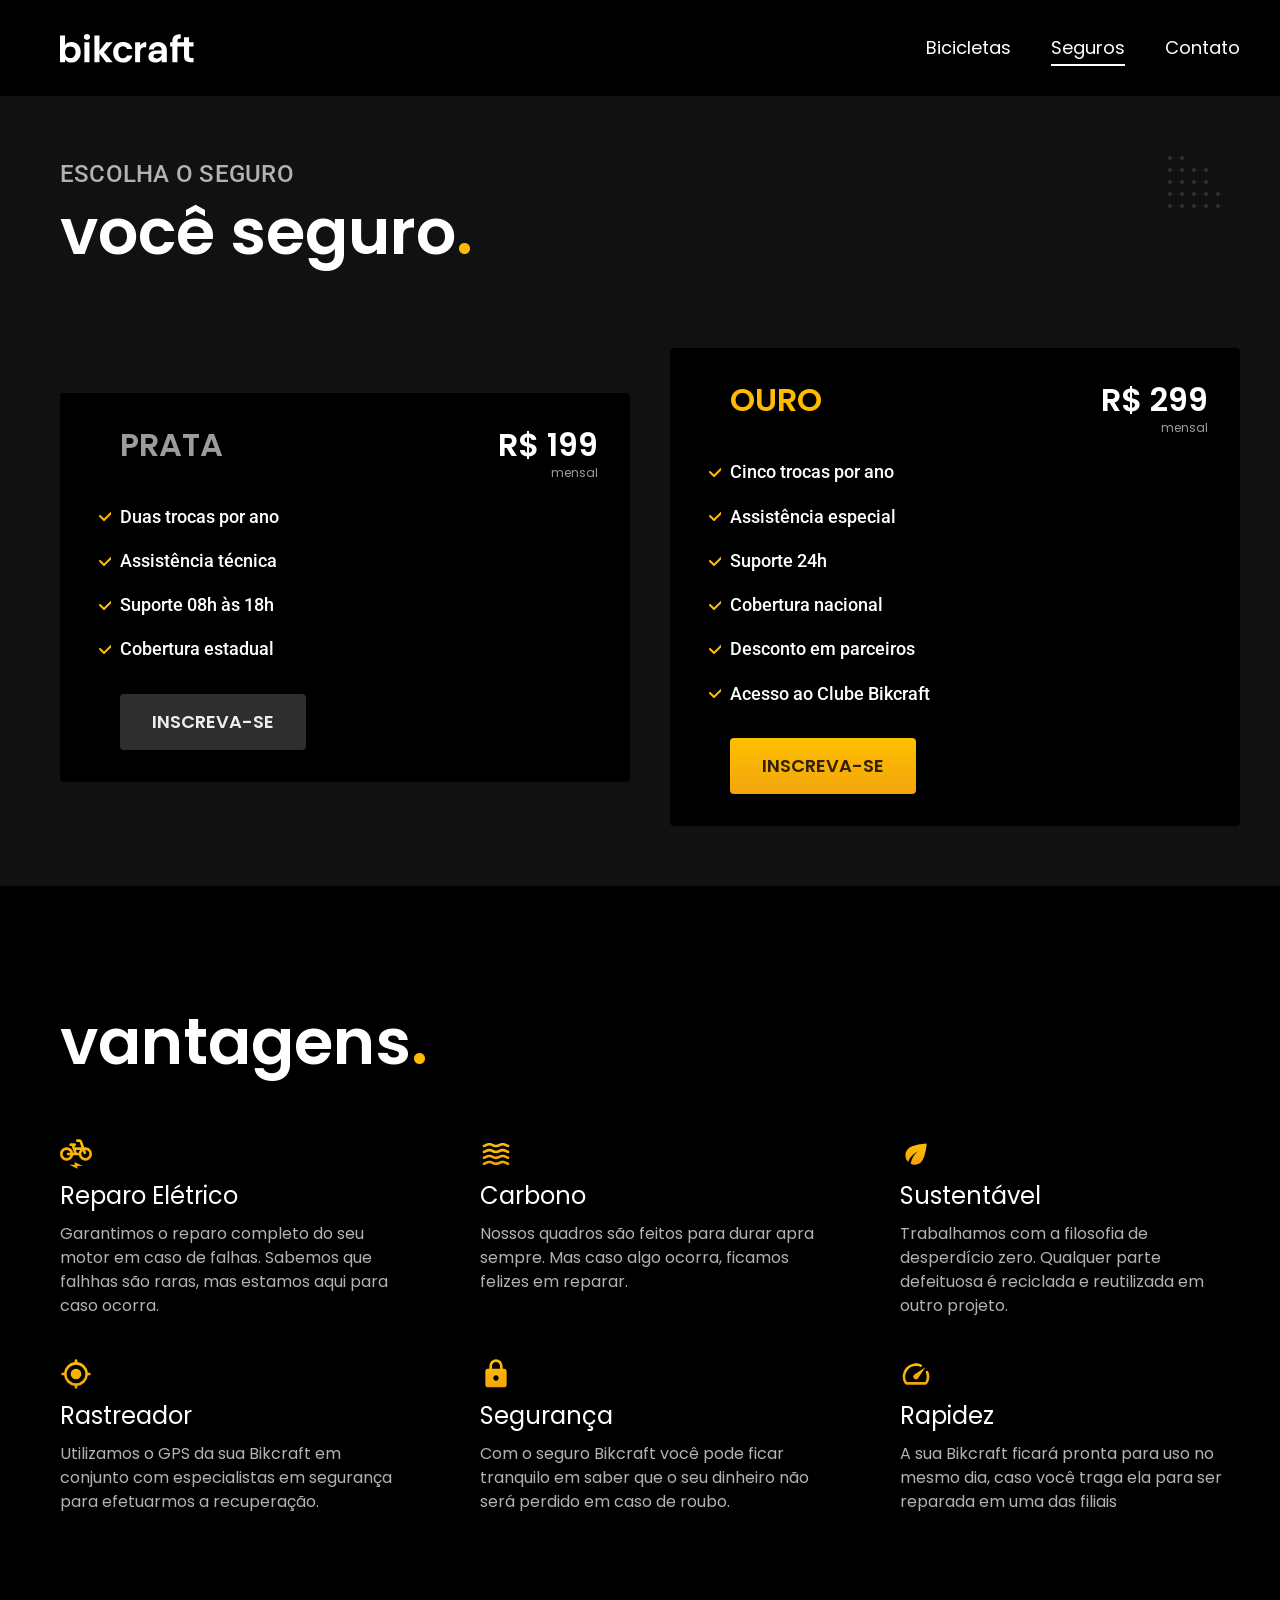
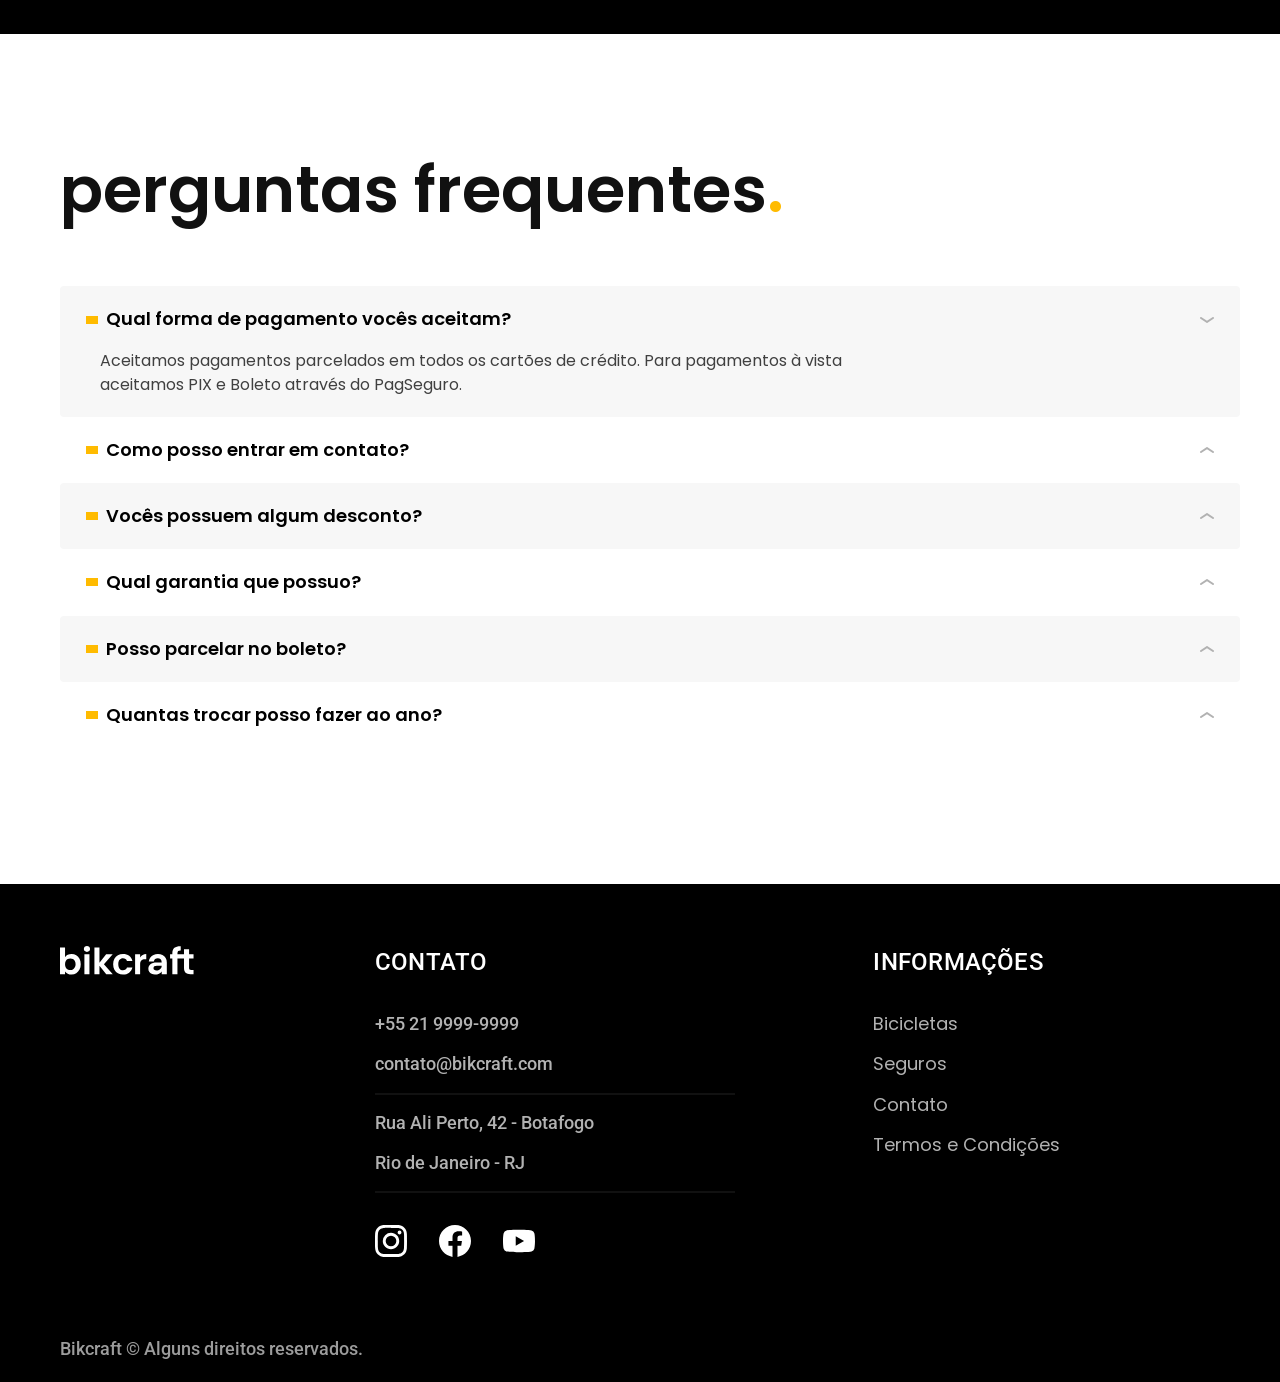
<file: seguros.html>
<!DOCTYPE html>
<html lang="pt-br">

<head>
    <meta charset="UTF-8">
    <title>Seguros | Bikcraft</title>
    <meta name="description" content="Termos e condições">
    <meta name="viewport" content="width=device-width, initial-scale=1.0">
    <link rel="preload" href="./css/style.min.css" as="style">
    <link rel="stylesheet" href="./css/style.min.css">
    <link rel="icon" href="./favicon.svg" type="image/svg+xml">

    <link rel="preconnect" href="https://fonts.googleapis.com">
    <link rel="preconnect" href="https://fonts.gstatic.com" crossorigin>
    <link href="https://fonts.googleapis.com/css2?family=Merriweather:ital,opsz,wght@1,18..144,900&family=Poppins:ital,wght@0,100;0,200;0,300;0,400;0,500;0,600;0,700;0,800;0,900;1,100;1,200;1,300;1,400;1,500;1,600;1,700;1,800;1,900&family=Roboto:ital,wght@0,100..900;1,100..900&display=swap" rel="stylesheet">

    <script>document.documentElement.classList.add('js');</script>
</head>

<body id="seguros">
    <header class="header-bg">
        <div class="header container">
            <a href="./"><img src="./img/bikcraft.svg" alt="Bikcraft">
            </a>

            <nav aria-label="primaria">
                <ul class="header-menu font-1-m cor-0">
                    <li><a href="./bicicletas.html">Bicicletas</a></li>
                    <li><a href="./seguros.html">Seguros</a></li>
                    <li><a href="./contato.html">Contato</a></li>
                </ul>
            </nav>
        </div>
    </header>
    <main class="seguros-bg">
        <div class="titulo-bg">
            <div class="titulo container">
                <p class="font-2-l-b cor-5">Escolha o seguro</p>
                <h1 class="font-1-xxl cor-0">você seguro<span class="cor-p1">.</span></h1>
            </div>
        </div>
        <div class="seguros container fadeInLeft" data-anime="200">
            <div class="seguros-item">
                <h3 class="font-1-xl cor-6">PRATA</h3>
                <span class="font-1-xl cor-0">R$ 199 <span class="font-1-xs cor-6">mensal</span></span>
                <ul class="font-2-m cor-0">
                    <li>Duas trocas por ano</li>
                    <li>Assistência técnica</li>
                    <li>Suporte 08h às 18h</li>
                    <li>Cobertura estadual</li>
                </ul>
                <a class="botao secundario" href="./orcamento.html?tipo=seguro&produto=prata">Inscreva-se</a>
            </div>

            <div class="seguros-item fadeInRight" data-anime="400">
                <h3 class="font-1-xl cor-p1">OURO</h3>
                <span class="font-1-xl cor-0">R$ 299 <span class="font-1-xs cor-6">mensal</span></span>
                <ul class="font-2-m cor-0">
                    <li>Cinco trocas por ano</li>
                    <li>Assistência especial</li>
                    <li>Suporte 24h</li>
                    <li>Cobertura nacional</li>
                    <li>Desconto em parceiros</li>
                    <li>Acesso ao Clube Bikcraft</li>
                </ul>
                <a class="botao" href="./orcamento.html?tipo=seguro&produto=ouro">Inscreva-se</a>
            </div>
        </div>
    </main>

    <article class="vantagens-bg">
        <div class="vantagens container">
            <h2 class="font-1-xxl cor-0">vantagens<span class="cor-p1">.</span></h2>
            <ul>
                <li>
                    <img src="./img/icones/eletrica.svg" alt="">
                    <h3 class="font-1-l cor-0">Reparo Elétrico</h3>
                    <p class="font-2-s cor-5">Garantimos o reparo completo do seu motor em caso de falhas. Sabemos que falhhas são raras, mas estamos aqui para caso ocorra.</p>
                </li>
                <li>
                    <img src="./img/icones/carbono.svg" alt="">
                    <h3 class="font-1-l cor-0">Carbono</h3>
                    <p class="font-2-s cor-5">Nossos quadros são feitos para durar apra sempre. Mas caso algo ocorra, ficamos felizes em reparar.</p>
                </li>
                <li>
                    <img src="./img/icones/sustentavel.svg" alt="">
                    <h3 class="font-1-l cor-0">Sustentável</h3>
                    <p class="font-2-s cor-5">Trabalhamos com a filosofia de desperdício zero. Qualquer parte defeituosa é reciclada e reutilizada em outro projeto.</p>
                </li>
                <li>
                    <img src="./img/icones/rastreador.svg" alt="">
                    <h3 class="font-1-l cor-0">Rastreador</h3>
                    <p class="font-2-s cor-5">Utilizamos o GPS da sua Bikcraft em conjunto com especialistas em segurança para efetuarmos a recuperação.</p>
                </li>
                <li>
                    <img src="./img/icones/seguro.svg" alt="">
                    <h3 class="font-1-l cor-0">Segurança</h3>
                    <p class="font-2-s cor-5">Com o seguro Bikcraft você pode ficar tranquilo em saber que o seu dinheiro não será perdido em caso de roubo.</p>
                </li>
                <li>
                    <img src="./img/icones/velocidade.svg" alt="">
                    <h3 class="font-1-l cor-0">Rapidez</h3>
                    <p class="font-2-s cor-5">A sua Bikcraft ficará pronta para uso no mesmo dia, caso você traga ela para ser reparada em uma das filiais</p>
                </li>
            </ul>
        </div>
    </article>

    <article class="perguntas container">
        <h2 class="font-1-xxl">perguntas frequentes<span class="cor-p1">.</span></h2>
        <dl>
            <div>
                <dt><button class="font-1-m-b" aria-controls="pergunta1" aria-expanded="true">Qual forma de pagamento vocês aceitam?</button></dt>
                <dd id="pergunta1" class="font-2-s cor-9 ativa">Aceitamos pagamentos parcelados em todos os cartões de crédito. Para pagamentos à vista aceitamos PIX e Boleto através do PagSeguro.</dd>
            </div>
            <div>
                <dt><button class="font-1-m-b" aria-controls="pergunta2" aria-expanded="false">Como posso entrar em contato?</button></dt>
                <dd id="pergunta2" class="font-2-s cor-9">Aceitamos pagamentos parcelados em todos os cartões de crédito. Para pagamentos à vista aceitamos PIX e Boleto através do PagSeguro.</dd>
            </div>
            <div>
                <dt><button class="font-1-m-b" aria-controls="pergunta3" aria-expanded="false">Vocês possuem algum desconto?</button></dt>
                <dd id="pergunta3" class="font-2-s cor-9">Aceitamos pagamentos parcelados em todos os cartões de crédito. Para pagamentos à vista aceitamos PIX e Boleto através do PagSeguro.</dd>
            </div>
            <div>
                <dt><button class="font-1-m-b" aria-controls="pergunta4" aria-expanded="false">Qual garantia que possuo?</button></dt>
                <dd id="pergunta4" class="font-2-s cor-9">Aceitamos pagamentos parcelados em todos os cartões de crédito. Para pagamentos à vista aceitamos PIX e Boleto através do PagSeguro.</dd>
            </div>
            <div>
                <dt><button class="font-1-m-b" aria-controls="pergunta5" aria-expanded="false">Posso parcelar no boleto?</button></dt>
                <dd id="pergunta5" class="font-2-s cor-9">Aceitamos pagamentos parcelados em todos os cartões de crédito. Para pagamentos à vista aceitamos PIX e Boleto através do PagSeguro.</dd>
            </div>
            <div>
                <dt><button class="font-1-m-b" aria-controls="pergunta6" aria-expanded="false">Quantas trocar posso fazer ao ano?</button></dt>
                <dd id="pergunta6" class="font-2-s cor-9">Aceitamos pagamentos parcelados em todos os cartões de crédito. Para pagamentos à vista aceitamos PIX e Boleto através do PagSeguro.</dd>
            </div>
        </dl>

    </article>

    <footer class="footer-bg">
        <div class="footer container">
            <img src="./img/bikcraft.svg" alt="Bikcraft">
            <div class="footer-contato">
                <h3 class="font-2-l-b cor-0">Contato</h3>
                <ul class="font-2-m cor-5">
                    <li><a href="tel:+552199999999">+55 21 9999-9999</a></li>
                    <li><a href="mailto:contato@bikcraft.com">contato@bikcraft.com</a></li>
                    <li>Rua Ali Perto, 42 - Botafogo</li>
                    <li>Rio de Janeiro - RJ</li>
                </ul>
                <div class="footer-redes">
                    <a href="./">
                        <img src="./img/redes/instagram.svg" alt="Instagram">
                    </a>
                    <a href="./">
                        <img src="./img/redes/facebook.svg" alt="Facebook">
                    </a>
                    <a href="./">
                        <img src="./img/redes/youtube.svg" alt="Youtube">
                    </a>
                </div>
            </div>
            <div class="footer-informacoes">
                <h3 class="font-2-l-b cor-0">Informações</h3>
                <nav>
                    <ul class="font-1-m cor-5">
                        <li><a href="./bicicletas.html">Bicicletas</a></li>
                        <li><a href="./seguros.html">Seguros</a></li>
                        <li><a href="./contato.html">Contato</a></li>
                        <li><a href="./termos.html">Termos e Condições</a></li>
                    </ul>
                </nav>
            </div>
            <p class="footer-copy font-2-m cor-6">Bikcraft © Alguns direitos reservados.</p>
        </div>
    </footer>
    <script src="./js/plugins/simple-anime.js"></script>
    <script src="./js/script.js"></script>
</body>

</html>
</file>
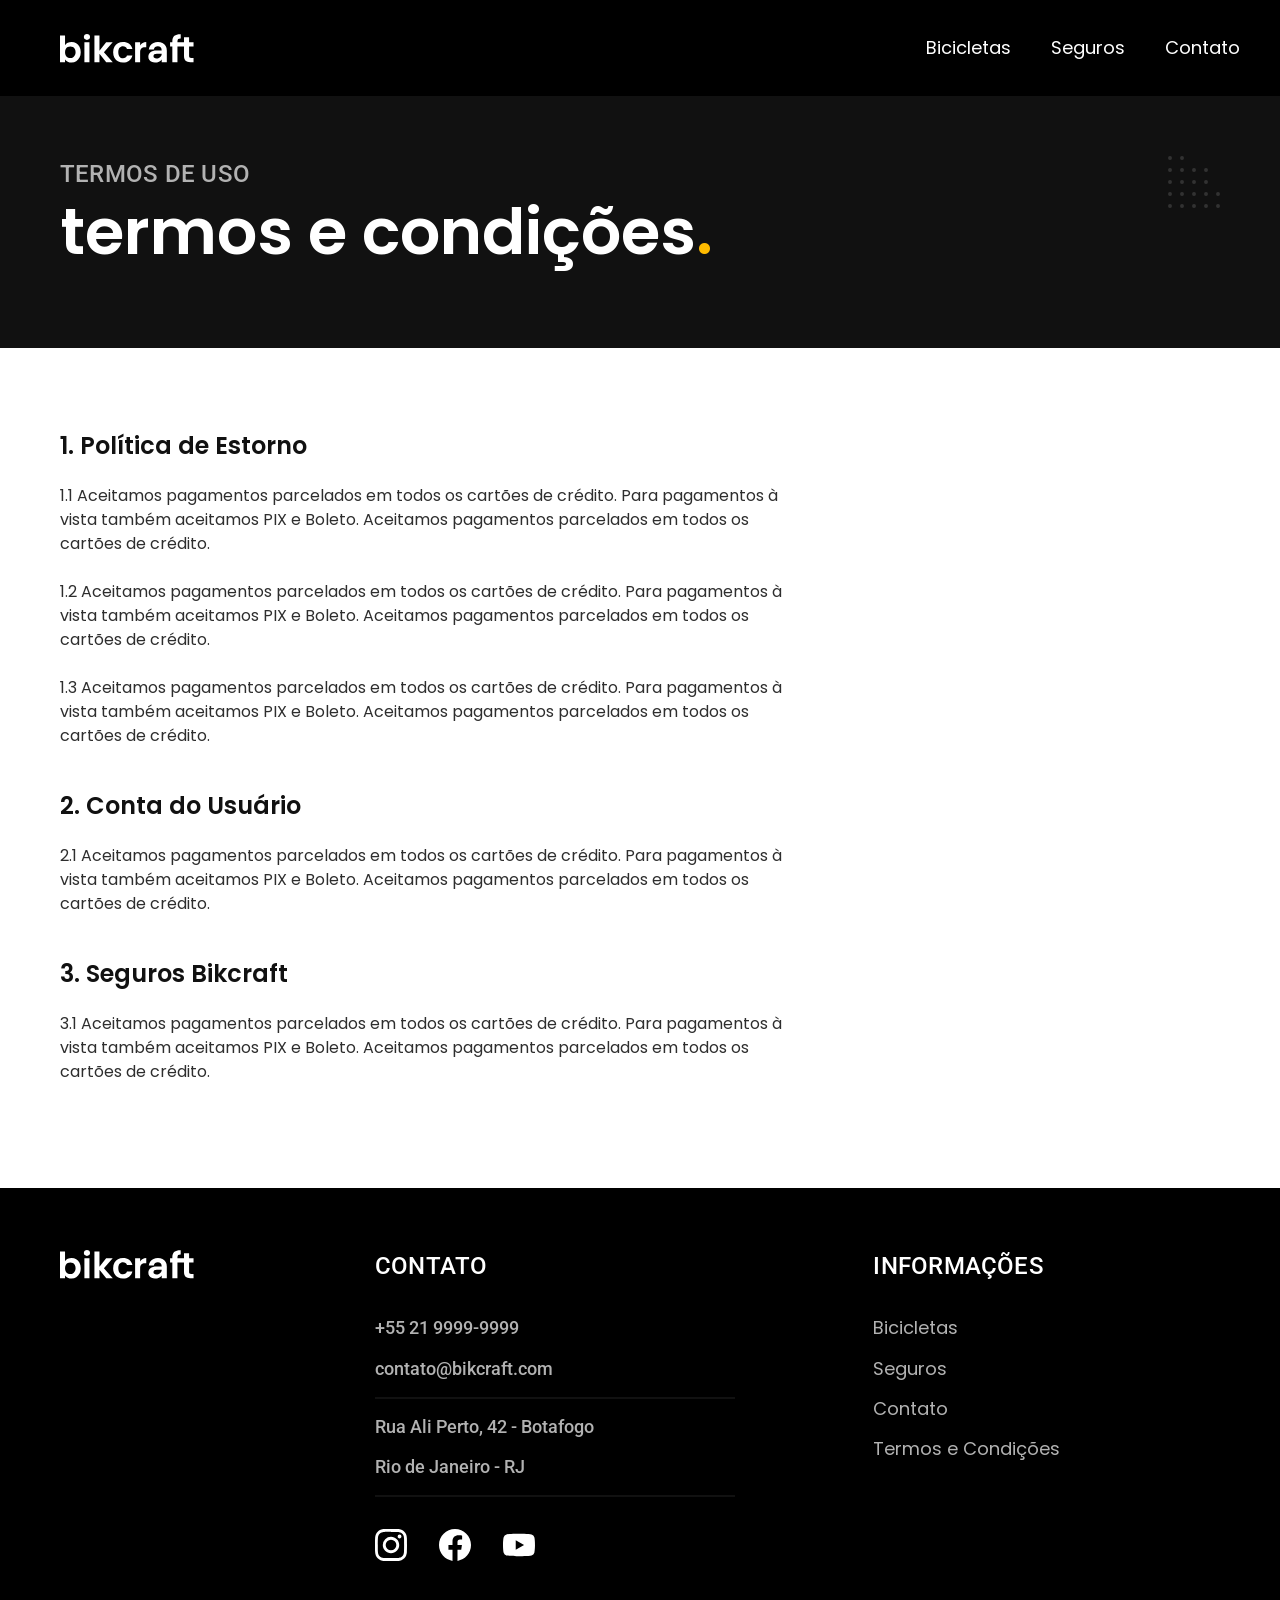
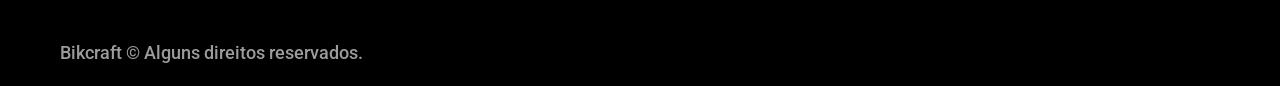
<file: termos.html>
<!DOCTYPE html>
<html lang="pt-br">

<head>
    <meta charset="UTF-8">
    <title>Termos e Condições | Bikcraft</title>
    <meta name="description" content="Termos e condições">
    <meta name="viewport" content="width=device-width, initial-scale=1.0">
    <link rel="preload" href="./css/style.min.css" as="style">
    <link rel="stylesheet" href="./css/style.min.css">
    <link rel="icon" href="./favicon.svg" type="image/svg+xml">

    <link rel="preconnect" href="https://fonts.googleapis.com">
    <link rel="preconnect" href="https://fonts.gstatic.com" crossorigin>
    <link href="https://fonts.googleapis.com/css2?family=Merriweather:ital,opsz,wght@1,18..144,900&family=Poppins:ital,wght@0,100;0,200;0,300;0,400;0,500;0,600;0,700;0,800;0,900;1,100;1,200;1,300;1,400;1,500;1,600;1,700;1,800;1,900&family=Roboto:ital,wght@0,100..900;1,100..900&display=swap" rel="stylesheet">

    <script>document.documentElement.classList.add('js');</script>
</head>

<body>
    <header class="header-bg">
        <div class="header container">
            <a href="./"><img src="./img/bikcraft.svg" alt="Bikcraft">
            </a>

            <nav aria-label="primaria">
                <ul class="header-menu font-1-m cor-0">
                    <li><a href="./bicicletas.html">Bicicletas</a></li>
                    <li><a href="./seguros.html">Seguros</a></li>
                    <li><a href="./contato.html">Contato</a></li>
                </ul>
            </nav>
        </div>
    </header>
    <main>
        <div class="titulo-bg">
            <div class="titulo container">
                <p class="font-2-l-b cor-5">Termos de uso</p>
                <h1 class="font-1-xxl cor-0">termos e condições<span class="cor-p1">.</span></h1>
            </div>
        </div>

        <div class="termos font-2-s cor-10 container">
            <h2 class="font-1-l cor-11">1. Política de Estorno</h2>
            <p>1.1 Aceitamos pagamentos parcelados em todos os cartões de crédito. Para pagamentos à vista também aceitamos PIX e Boleto. Aceitamos pagamentos parcelados em todos os cartões de crédito.</p>
            <p>1.2 Aceitamos pagamentos parcelados em todos os cartões de crédito. Para pagamentos à vista também aceitamos PIX e Boleto. Aceitamos pagamentos parcelados em todos os cartões de crédito.</p>
            <p>1.3 Aceitamos pagamentos parcelados em todos os cartões de crédito. Para pagamentos à vista também aceitamos PIX e Boleto. Aceitamos pagamentos parcelados em todos os cartões de crédito.</p>
            <h2 class="font-1-l cor-11">2. Conta do Usuário</h2>
            <p>2.1 Aceitamos pagamentos parcelados em todos os cartões de crédito. Para pagamentos à vista também aceitamos PIX e Boleto. Aceitamos pagamentos parcelados em todos os cartões de crédito.</p>
            <h2 class="font-1-l cor-11">3. Seguros Bikcraft</h2>
            <p>3.1 Aceitamos pagamentos parcelados em todos os cartões de crédito. Para pagamentos à vista também aceitamos PIX e Boleto. Aceitamos pagamentos parcelados em todos os cartões de crédito.</p>

        </div>
    </main>


    <footer class="footer-bg">
        <div class="footer container">
            <img src="./img/bikcraft.svg" alt="Bikcraft">
            <div class="footer-contato">
                <h3 class="font-2-l-b cor-0">Contato</h3>
                <ul class="font-2-m cor-5">
                    <li><a href="tel:+552199999999">+55 21 9999-9999</a></li>
                    <li><a href="mailto:contato@bikcraft.com">contato@bikcraft.com</a></li>
                    <li>Rua Ali Perto, 42 - Botafogo</li>
                    <li>Rio de Janeiro - RJ</li>
                </ul>
                <div class="footer-redes">
                    <a href="./">
                        <img src="./img/redes/instagram.svg" alt="Instagram">
                    </a>
                    <a href="./">
                        <img src="./img/redes/facebook.svg" alt="Facebook">
                    </a>
                    <a href="./">
                        <img src="./img/redes/youtube.svg" alt="Youtube">
                    </a>
                </div>
            </div>
            <div class="footer-informacoes">
                <h3 class="font-2-l-b cor-0">Informações</h3>
                <nav>
                    <ul class="font-1-m cor-5">
                        <li><a href="./bicicletas.html">Bicicletas</a></li>
                        <li><a href="./seguros.html">Seguros</a></li>
                        <li><a href="./contato.html">Contato</a></li>
                        <li><a href="./termos.html">Termos e Condições</a></li>
                    </ul>
                </nav>
            </div>
            <p class="footer-copy font-2-m cor-6">Bikcraft © Alguns direitos reservados.</p>
        </div>
    </footer>
    <script src="./js/script.js"></script>
</body>

</html>
</file>
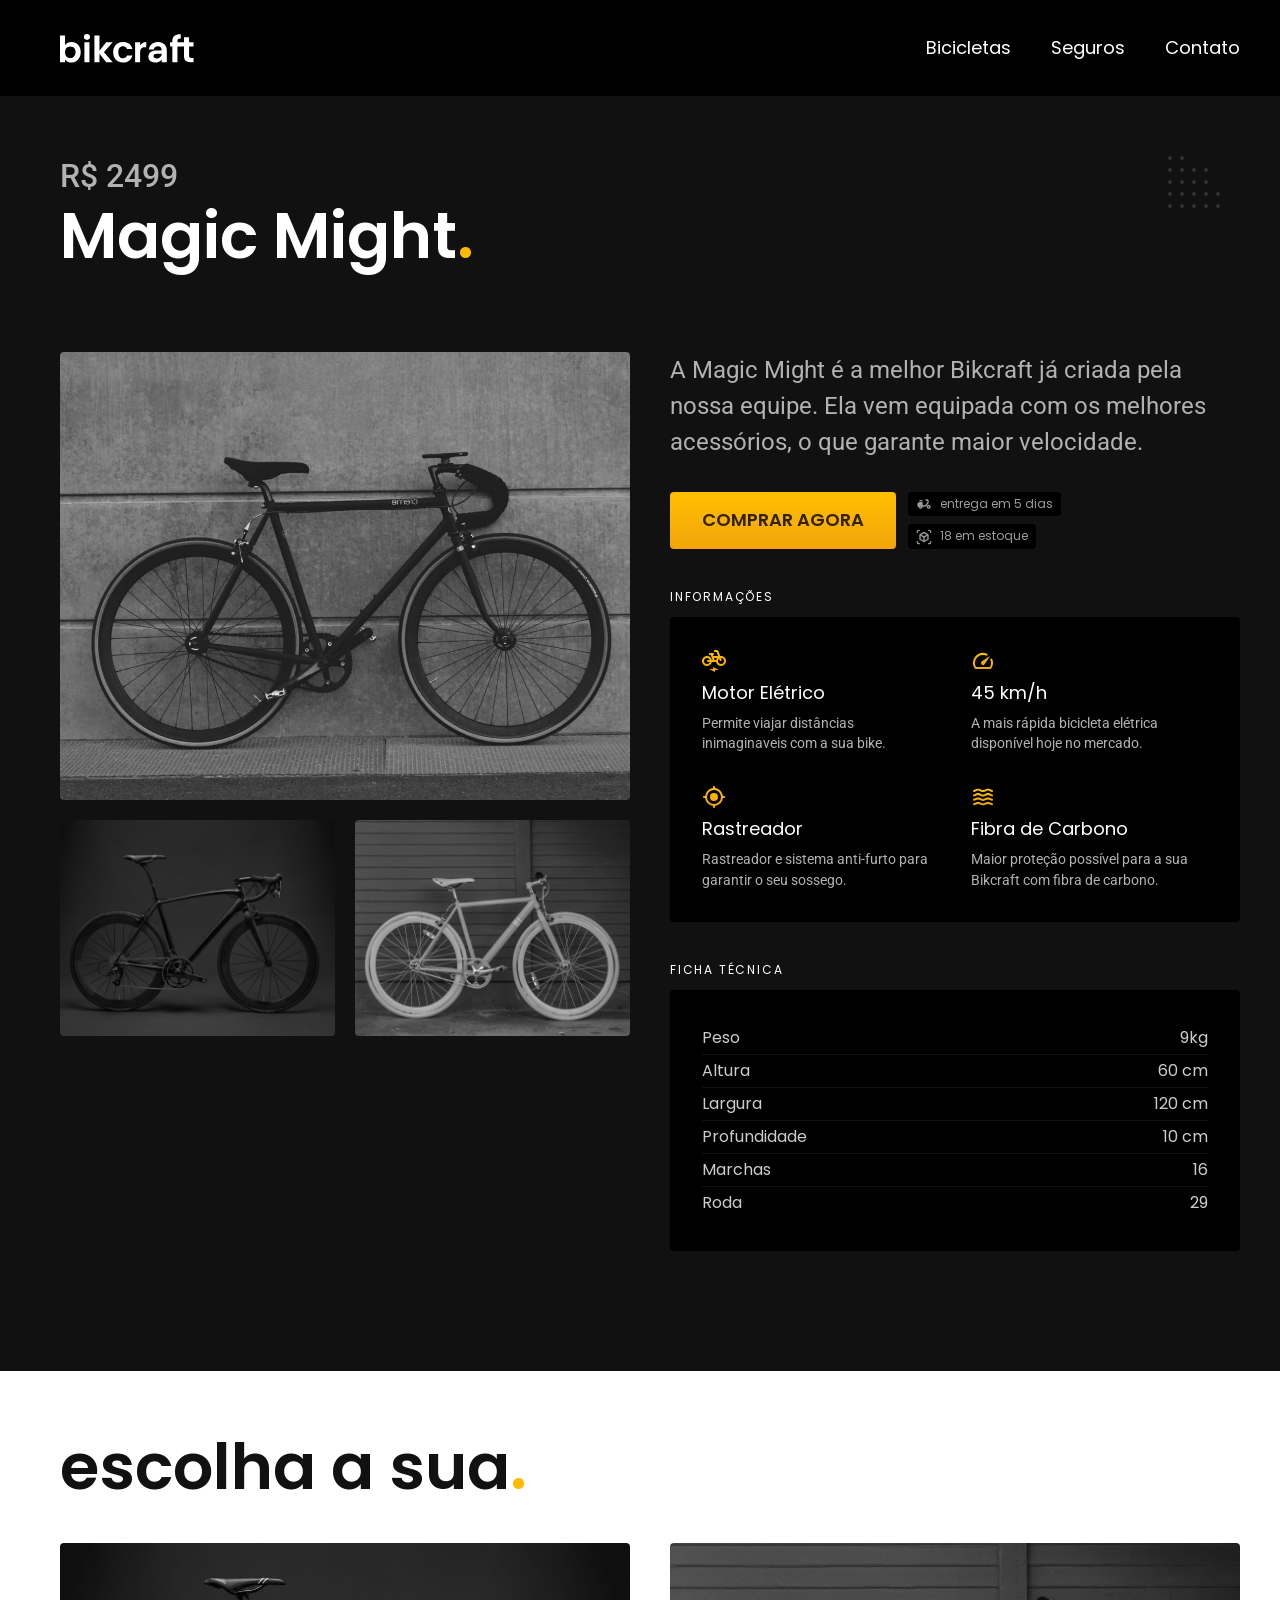
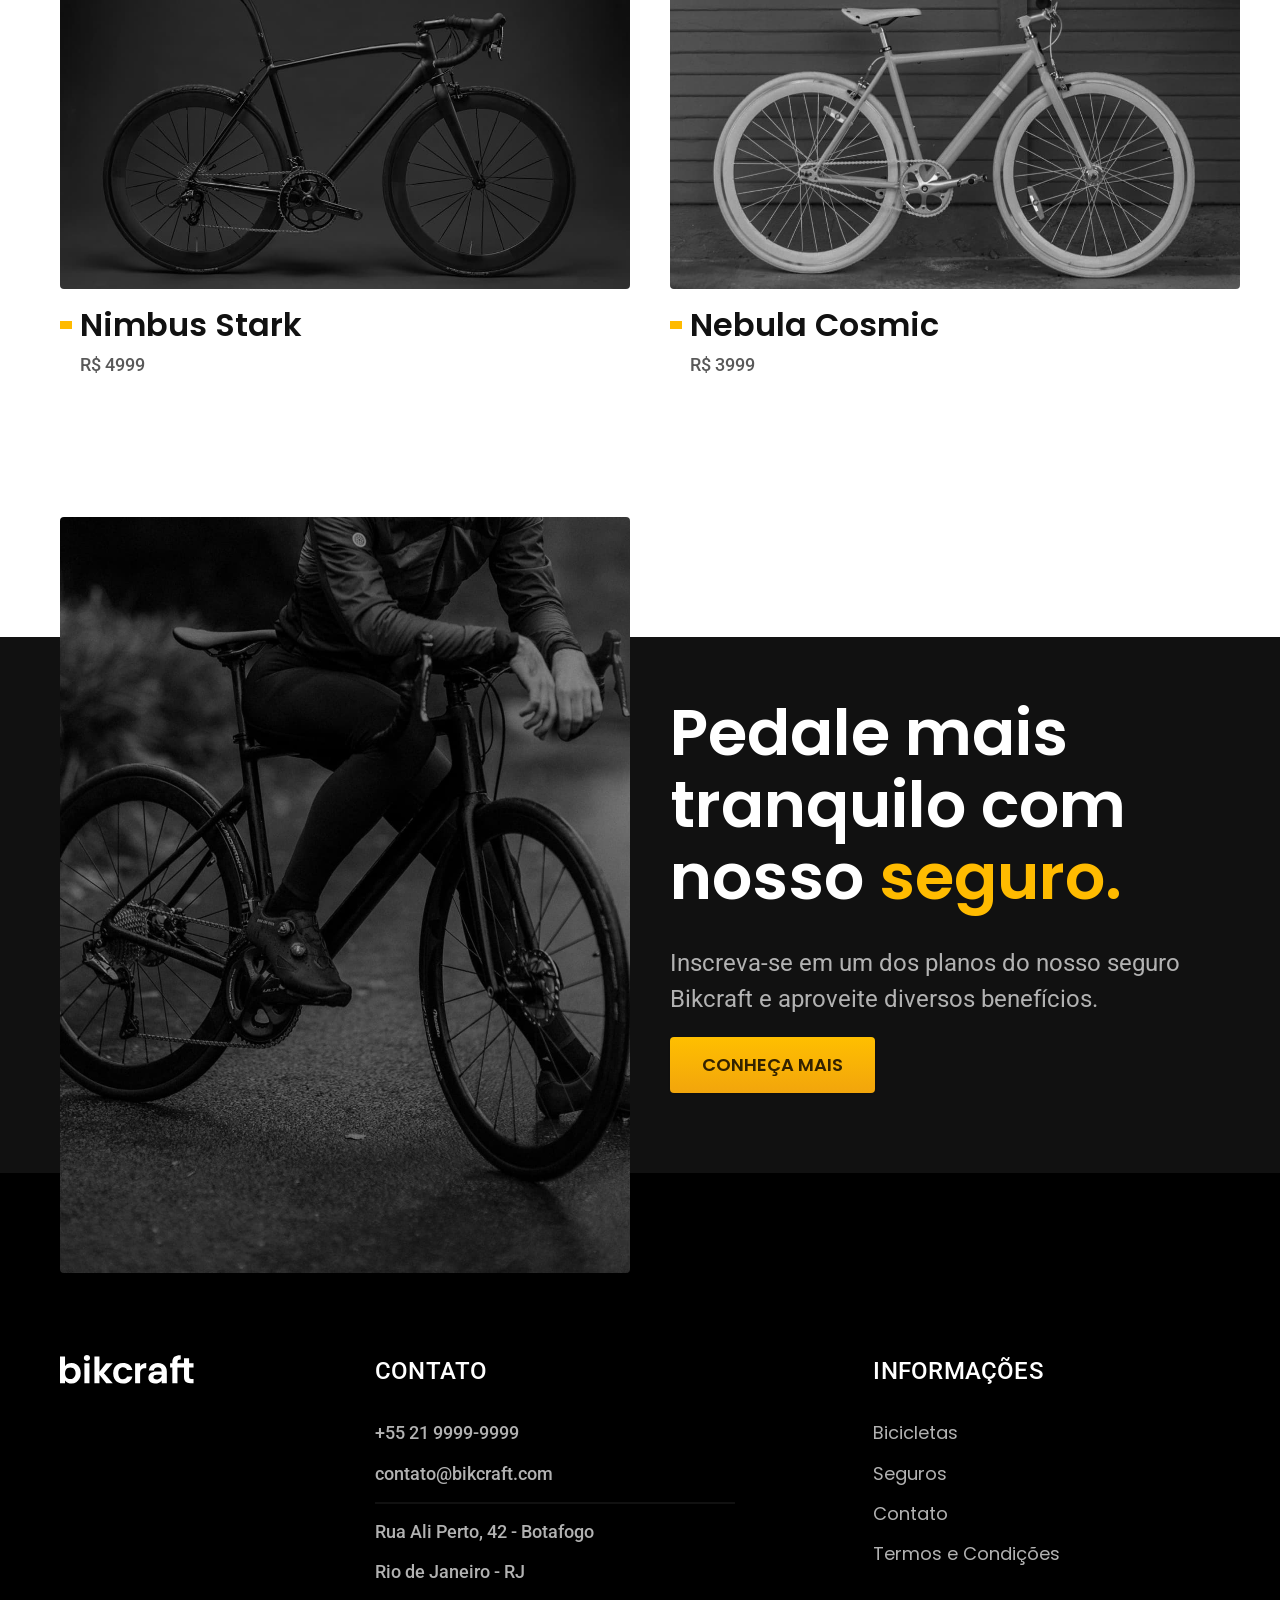
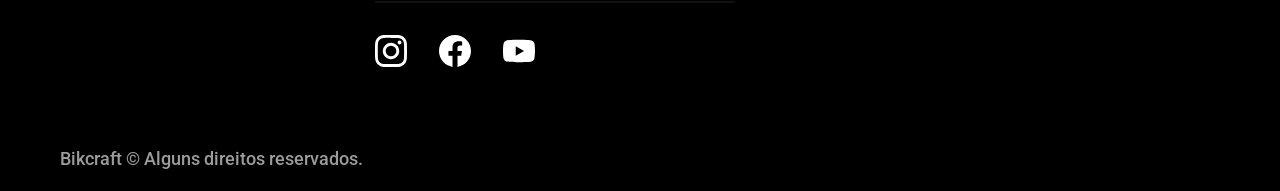
<file: bicicletas/magic.html>
<!DOCTYPE html>
<html lang="pt-br">

<head>
    <meta charset="UTF-8">
    <title>Magic | Bikcraft</title>
    <meta name="description" content="Termos e condições">
    <meta name="viewport" content="width=device-width, initial-scale=1.0">
    <link rel="stylesheet" href="../css/style.min.css">
    <link rel="icon" href="../favicon.svg" type="image/svg+xml">

    <link rel="preconnect" href="https://fonts.googleapis.com">
    <link rel="preconnect" href="https://fonts.gstatic.com" crossorigin>
    <link href="https://fonts.googleapis.com/css2?family=Merriweather:ital,opsz,wght@1,18..144,900&family=Poppins:ital,wght@0,100;0,200;0,300;0,400;0,500;0,600;0,700;0,800;0,900;1,100;1,200;1,300;1,400;1,500;1,600;1,700;1,800;1,900&family=Roboto:ital,wght@0,100..900;1,100..900&display=swap" rel="stylesheet">

    <script>document.documentElement.classList.add('js');</script>
</head>

<body id="bicicleta">
    <header class="header-bg">
        <div class="header container">
            <a href="../"><img src="../img/bikcraft.svg" alt="Bikcraft">
            </a>
            <nav aria-label="primaria">
                <ul class="header-menu font-1-m cor-0">
                    <li><a href="../bicicletas.html">Bicicletas</a></li>
                    <li><a href="../seguros.html">Seguros</a></li>
                    <li><a href="../contato.html">Contato</a></li>
                </ul>
            </nav>
        </div>
    </header>
    <main class="titulo-bg">
        <div>
            <div class="titulo container">
                <p class="font-2-xl cor-5">R$ 2499</p>
                <h1 class="font-1-xxl cor-0">Magic Might<span class="cor-p1">.</span></h1>
            </div>
        </div>
        <div class="bicicleta container">
            <div class="bicicleta-img">
                <img src="../img/bicicleta/nimbus2.jpg" alt="Bicicleta preta Magic Might">
                <img src="../img/bicicleta/nimbus1.jpg" alt="Bicicleta preta Nimbus Stark">
                <img src="../img/bicicleta/nimbus3.jpg" alt="Bicicleta Branca Nebula Cosmic">
            </div>
            <div class="bicicleta-cont">
                <p class="font-2-l cor-5">A Magic Might é a melhor Bikcraft já criada pela nossa equipe. Ela vem equipada com os melhores acessórios, o que garante maior velocidade.</p>
                <div class="bicicleta-comprar">
                    <a class="botao" href="../orcamento.html?tipo=bikcraft&produto=magic">Comprar Agora</a>
                    <span class="font-1-xs cor-6"><img src="../img/icones/entrega.svg" alt="">entrega em 5 dias</span>
                    <span class="font-1-xs cor-6"><img src="../img/icones/estoque.svg" alt="">18 em estoque</span>
                </div>
                <h2 class="font-1-xs cor-0">Informações</h2>
                <ul class="bicicleta-info">
                    <li>
                        <img src="../img/icones/eletrica.svg" alt="">
                        <h3 class="font-1-m cor-0">Motor Elétrico</h3>
                        <p class="font-2-xs cor-5">Permite viajar distâncias inimaginaveis com a sua bike.</p>
                    </li>
                    <li>
                        <img src="../img/icones/velocidade.svg" alt="">
                        <h3 class="font-1-m cor-0">45 km/h</h3>
                        <p class="font-2-xs cor-5">A mais rápida bicicleta elétrica disponível hoje no mercado.</p>
                    </li>
                    <li>
                        <img src="../img/icones/rastreador.svg" alt="">
                        <h3 class="font-1-m cor-0">Rastreador</h3>
                        <p class="font-2-xs cor-5">Rastreador e sistema anti-furto para garantir o seu sossego.</p>
                    </li>
                    <li>
                        <img src="../img/icones/carbono.svg" alt="">
                        <h3 class="font-1-m cor-0">Fibra de Carbono</h3>
                        <p class="font-2-xs cor-5">Maior proteção possível para a sua Bikcraft com fibra de carbono.</p>
                    </li>
                </ul>
                <h2 class="font-1-xs cor-0">Ficha técnica</h2>
                <ul class="bicicleta-tecnica font-2-s cor-4">
                    <li>Peso <span>9kg</span></li>
                    <li>Altura <span>60 cm</span></li>
                    <li>Largura <span>120 cm</span></li>
                    <li>Profundidade <span>10 cm</span></li>
                    <li>Marchas <span>16</span></li>
                    <li>Roda <span>29</span></li>
                </ul>
            </div>
        </div>
    </main>

    <article class="bicicletas-lista container">
        <h2 class="font-1-xxl">escolha a sua<span class="cor-p1">.</span></h2>
        <ul>
            <li>
                <a href="./nimbus.html">
                    <img src="../img/bicicletas/nimbus.jpg" alt="Bicicleta Preta">
                    <h3 class="font-1-xl">Nimbus Stark</h3>
                    <span class="font-2-m cor-8">R$ 4999</span>
                </a>
            </li>
            <li>
                <a href="./nebula.html">
                    <img src="../img/bicicletas/nebula.jpg" alt="Bicicleta Branca">
                    <h3 class="font-1-xl">Nebula Cosmic</h3>
                    <span class="font-2-m cor-8">R$ 3999</span>
                </a>
            </li>
        </ul>
    </article>

    <article class="seguro-bg">
        <div class="seguro container">
            <div class="seguro-img">
                <img src="../img/fotos/seguros.jpg" alt="Pessoa para em cima de uma bicicleta">
            </div>
            <div class="seguro-cont">
                <h2 class="font-1-xxl cor-0">Pedale mais tranquilo com nosso <span class="cor-p1">seguro.</span></h2>
                <p class="font-2-l cor-5">Inscreva-se em um dos planos do nosso seguro Bikcraft e aproveite diversos benefícios.</p>
                <a href="../seguros.html" class="botao">Conheça Mais</a>
            </div>
        </div>
    </article>

    <footer class="footer-bg">
        <div class="footer container">
            <img src="../img/bikcraft.svg" alt="Bikcraft">
            <div class="footer-contato">
                <h3 class="font-2-l-b cor-0">Contato</h3>
                <ul class="font-2-m cor-5">
                    <li><a href="tel:+552199999999">+55 21 9999-9999</a></li>
                    <li><a href="mailto:contato@bikcraft.com">contato@bikcraft.com</a></li>
                    <li>Rua Ali Perto, 42 - Botafogo</li>
                    <li>Rio de Janeiro - RJ</li>
                </ul>
                <div class="footer-redes">
                    <a href="./">
                        <img src="../img/redes/instagram.svg" alt="Instagram">
                    </a>
                    <a href="./">
                        <img src="../img/redes/facebook.svg" alt="Facebook">
                    </a>
                    <a href="./">
                        <img src="../img/redes/youtube.svg" alt="Youtube">
                    </a>
                </div>
            </div>
            <div class="footer-informacoes">
                <h3 class="font-2-l-b cor-0">Informações</h3>
                <nav>
                    <ul class="font-1-m cor-5">
                        <li><a href="../bicicletas.html">Bicicletas</a></li>
                        <li><a href="../seguros.html">Seguros</a></li>
                        <li><a href="../contato.html">Contato</a></li>
                        <li><a href="../termos.html">Termos e Condições</a></li>
                    </ul>
                </nav>
            </div>
            <p class="footer-copy font-2-m cor-6">Bikcraft © Alguns direitos reservados.</p>
        </div>
    </footer>
    <script src="../js/script.js"></script>
</body>

</html>
</file>
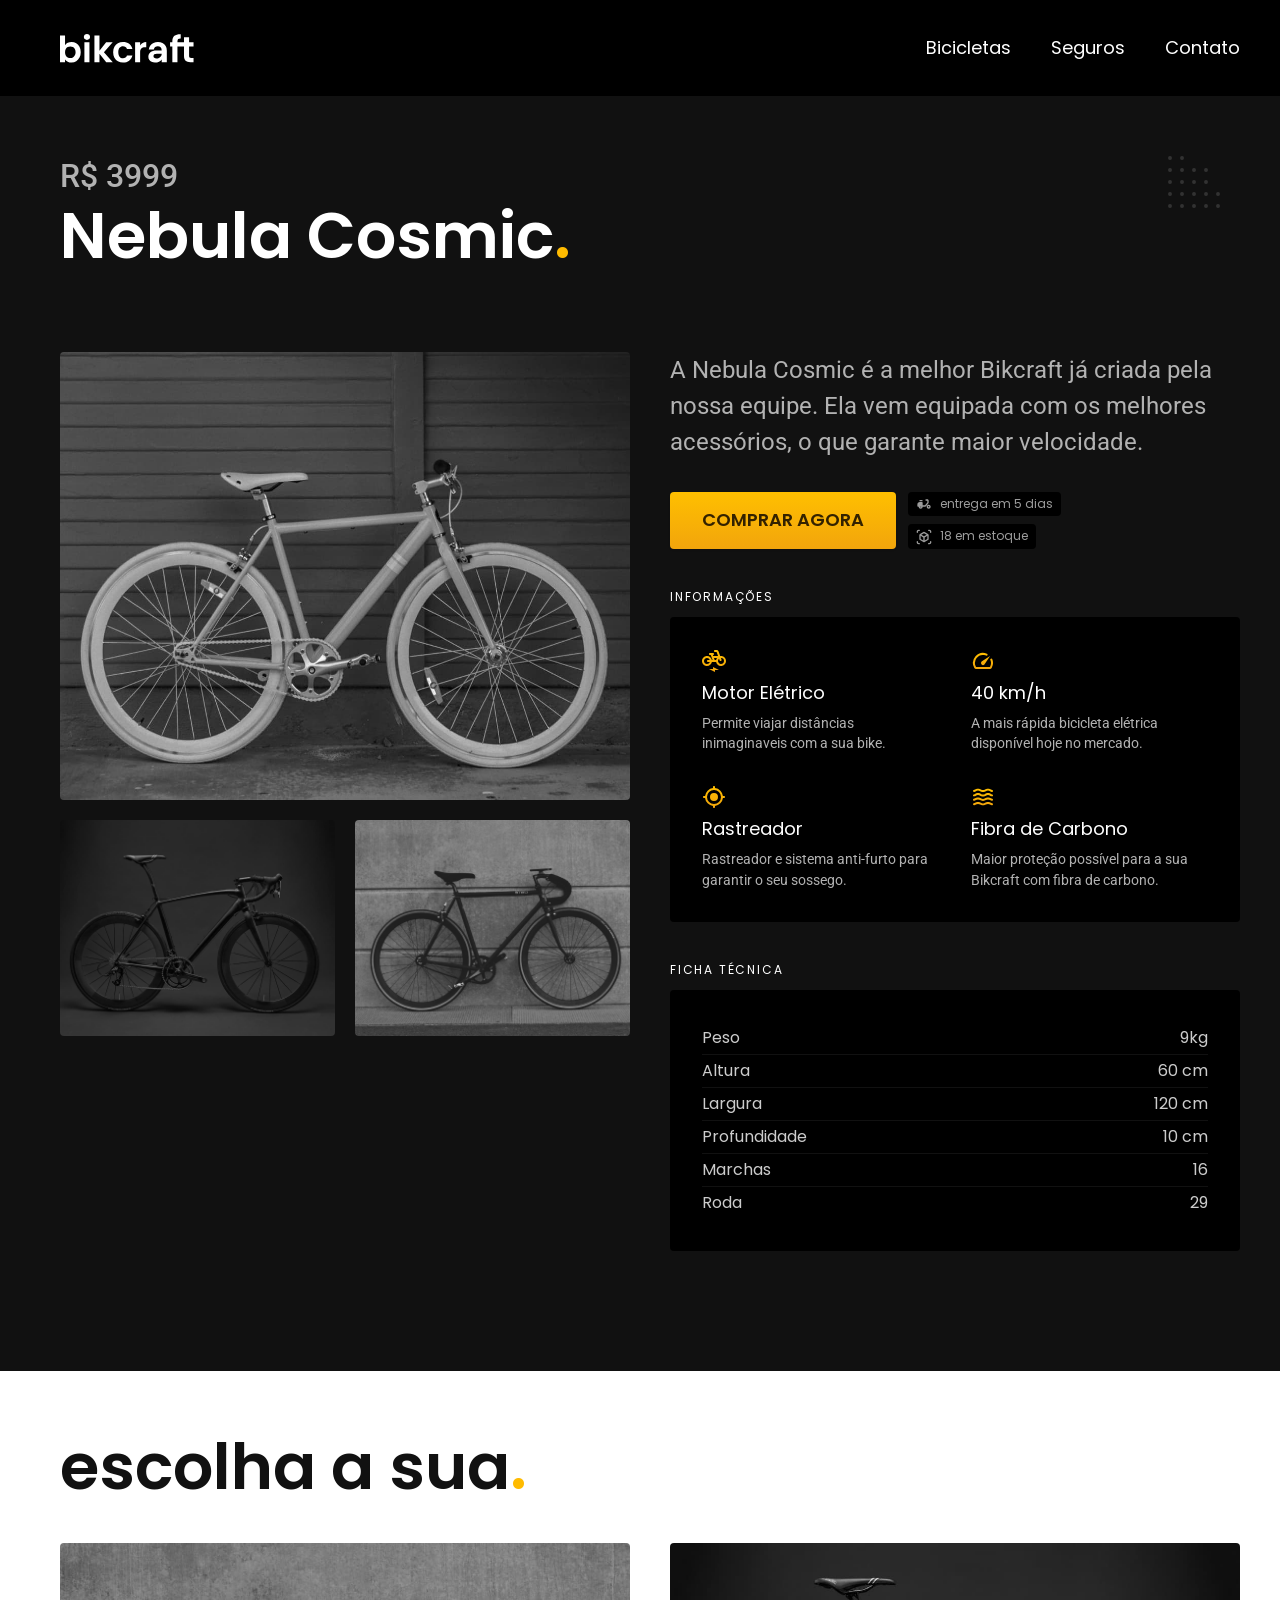
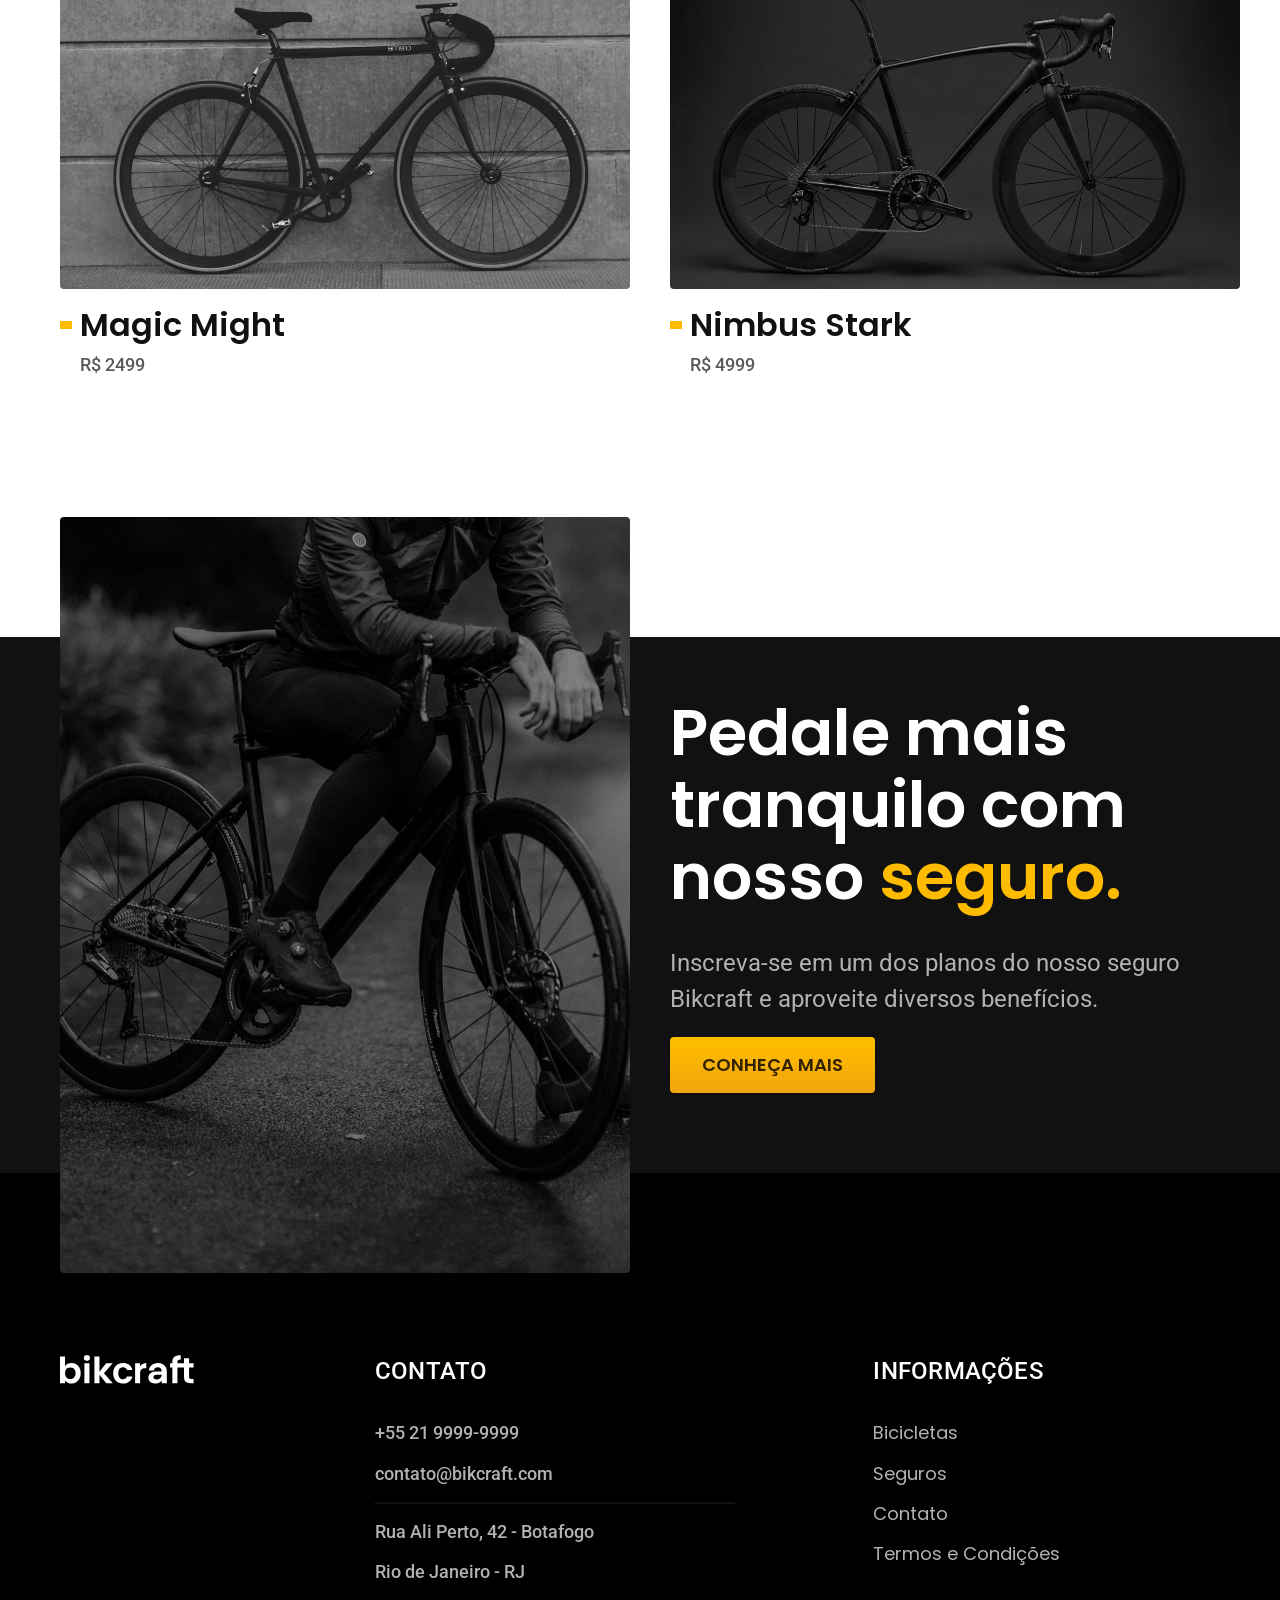
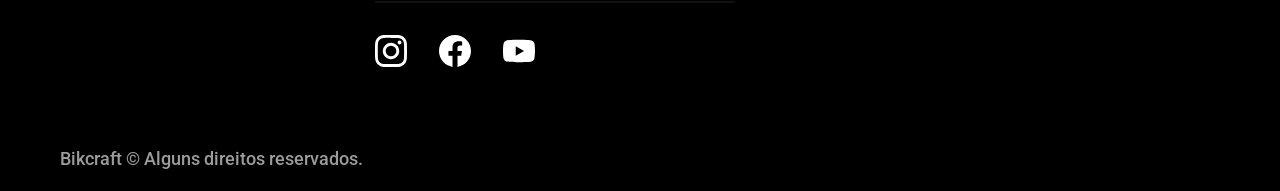
<file: bicicletas/nebula.html>
<!DOCTYPE html>
<html lang="pt-br">

<head>
    <meta charset="UTF-8">
    <title>Nebula | Bikcraft</title>
    <meta name="description" content="Termos e condições">
    <meta name="viewport" content="width=device-width, initial-scale=1.0">
    <link rel="stylesheet" href="../css/style.min.css">
    <link rel="icon" href="../favicon.svg" type="image/svg+xml">

    <link rel="preconnect" href="https://fonts.googleapis.com">
    <link rel="preconnect" href="https://fonts.gstatic.com" crossorigin>
    <link href="https://fonts.googleapis.com/css2?family=Merriweather:ital,opsz,wght@1,18..144,900&family=Poppins:ital,wght@0,100;0,200;0,300;0,400;0,500;0,600;0,700;0,800;0,900;1,100;1,200;1,300;1,400;1,500;1,600;1,700;1,800;1,900&family=Roboto:ital,wght@0,100..900;1,100..900&display=swap" rel="stylesheet">

    <script>document.documentElement.classList.add('js');</script>
</head>

<body id="bicicleta">
    <header class="header-bg">
        <div class="header container">
            <a href="../"><img src="../img/bikcraft.svg" alt="Bikcraft">
            </a>
            <nav aria-label="primaria">
                <ul class="header-menu font-1-m cor-0">
                    <li><a href="../bicicletas.html">Bicicletas</a></li>
                    <li><a href="../seguros.html">Seguros</a></li>
                    <li><a href="../contato.html">Contato</a></li>
                </ul>
            </nav>
        </div>
    </header>
    <main class="titulo-bg">
        <div>
            <div class="titulo container">
                <p class="font-2-xl cor-5">R$ 3999</p>
                <h1 class="font-1-xxl cor-0">Nebula Cosmic<span class="cor-p1">.</span></h1>
            </div>
        </div>
        <div class="bicicleta container">
            <div class="bicicleta-img">
                <img src="../img/bicicleta/nimbus3.jpg" alt="Bicicleta Branca Nebula Cosmic">
                <img src="../img/bicicleta/nimbus1.jpg" alt="Bicicleta Preta Nimbus Stark">
                <img src="../img/bicicleta/nimbus2.jpg" alt="Bicicleta Preta Magic Might">
            </div>
            <div class="bicicleta-cont">
                <p class="font-2-l cor-5">A Nebula Cosmic é a melhor Bikcraft já criada pela nossa equipe. Ela vem equipada com os melhores acessórios, o que garante maior velocidade.</p>
                <div class="bicicleta-comprar">
                    <a class="botao" href="../orcamento.html?tipo=bikcraft&produto=nebula">Comprar Agora</a>
                    <span class="font-1-xs cor-6"><img src="../img/icones/entrega.svg" alt="">entrega em 5 dias</span>
                    <span class="font-1-xs cor-6"><img src="../img/icones/estoque.svg" alt="">18 em estoque</span>
                </div>
                <h2 class="font-1-xs cor-0">Informações</h2>
                <ul class="bicicleta-info">
                    <li>
                        <img src="../img/icones/eletrica.svg" alt="">
                        <h3 class="font-1-m cor-0">Motor Elétrico</h3>
                        <p class="font-2-xs cor-5">Permite viajar distâncias inimaginaveis com a sua bike.</p>
                    </li>
                    <li>
                        <img src="../img/icones/velocidade.svg" alt="">
                        <h3 class="font-1-m cor-0">40 km/h</h3>
                        <p class="font-2-xs cor-5">A mais rápida bicicleta elétrica disponível hoje no mercado.</p>
                    </li>
                    <li>
                        <img src="../img/icones/rastreador.svg" alt="">
                        <h3 class="font-1-m cor-0">Rastreador</h3>
                        <p class="font-2-xs cor-5">Rastreador e sistema anti-furto para garantir o seu sossego.</p>
                    </li>
                    <li>
                        <img src="../img/icones/carbono.svg" alt="">
                        <h3 class="font-1-m cor-0">Fibra de Carbono</h3>
                        <p class="font-2-xs cor-5">Maior proteção possível para a sua Bikcraft com fibra de carbono.</p>
                    </li>
                </ul>
                <h2 class="font-1-xs cor-0">Ficha técnica</h2>
                <ul class="bicicleta-tecnica font-2-s cor-4">
                    <li>Peso <span>9kg</span></li>
                    <li>Altura <span>60 cm</span></li>
                    <li>Largura <span>120 cm</span></li>
                    <li>Profundidade <span>10 cm</span></li>
                    <li>Marchas <span>16</span></li>
                    <li>Roda <span>29</span></li>
                </ul>
            </div>
        </div>
    </main>

    <article class="bicicletas-lista container">
        <h2 class="font-1-xxl">escolha a sua<span class="cor-p1">.</span></h2>
        <ul>
            <li>
                <a href="./magic.html">
                    <img src="../img/bicicletas/magic.jpg" alt="Bicicleta Preta">
                    <h3 class="font-1-xl">Magic Might</h3>
                    <span class="font-2-m cor-8">R$ 2499</span>
                </a>
            </li>
            <li>
                <a href="./nimbus.html">
                    <img src="../img/bicicletas/nimbus.jpg" alt="Bicicleta Preta">
                    <h3 class="font-1-xl">Nimbus Stark</h3>
                    <span class="font-2-m cor-8">R$ 4999</span>
                </a>
            </li>
        </ul>
    </article>

    <article class="seguro-bg">
        <div class="seguro container">
            <div class="seguro-img">
                <img src="../img/fotos/seguros.jpg" alt="Pessoa para em cima de uma bicicleta">
            </div>
            <div class="seguro-cont">
                <h2 class="font-1-xxl cor-0">Pedale mais tranquilo com nosso <span class="cor-p1">seguro.</span></h2>
                <p class="font-2-l cor-5">Inscreva-se em um dos planos do nosso seguro Bikcraft e aproveite diversos benefícios.</p>
                <a href="../seguros.html" class="botao">Conheça Mais</a>
            </div>
        </div>
    </article>

    <footer class="footer-bg">
        <div class="footer container">
            <img src="../img/bikcraft.svg" alt="Bikcraft">
            <div class="footer-contato">
                <h3 class="font-2-l-b cor-0">Contato</h3>
                <ul class="font-2-m cor-5">
                    <li><a href="tel:+552199999999">+55 21 9999-9999</a></li>
                    <li><a href="mailto:contato@bikcraft.com">contato@bikcraft.com</a></li>
                    <li>Rua Ali Perto, 42 - Botafogo</li>
                    <li>Rio de Janeiro - RJ</li>
                </ul>
                <div class="footer-redes">
                    <a href="./">
                        <img src="../img/redes/instagram.svg" alt="Instagram">
                    </a>
                    <a href="./">
                        <img src="../img/redes/facebook.svg" alt="Facebook">
                    </a>
                    <a href="./">
                        <img src="../img/redes/youtube.svg" alt="Youtube">
                    </a>
                </div>
            </div>
            <div class="footer-informacoes">
                <h3 class="font-2-l-b cor-0">Informações</h3>
                <nav>
                    <ul class="font-1-m cor-5">
                        <li><a href="../bicicletas.html">Bicicletas</a></li>
                        <li><a href="../seguros.html">Seguros</a></li>
                        <li><a href="../contato.html">Contato</a></li>
                        <li><a href="../termos.html">Termos e Condições</a></li>
                    </ul>
                </nav>
            </div>
            <p class="footer-copy font-2-m cor-6">Bikcraft © Alguns direitos reservados.</p>
        </div>
    </footer>
    <script src="../js/script.js"></script>
</body>

</html>
</file>
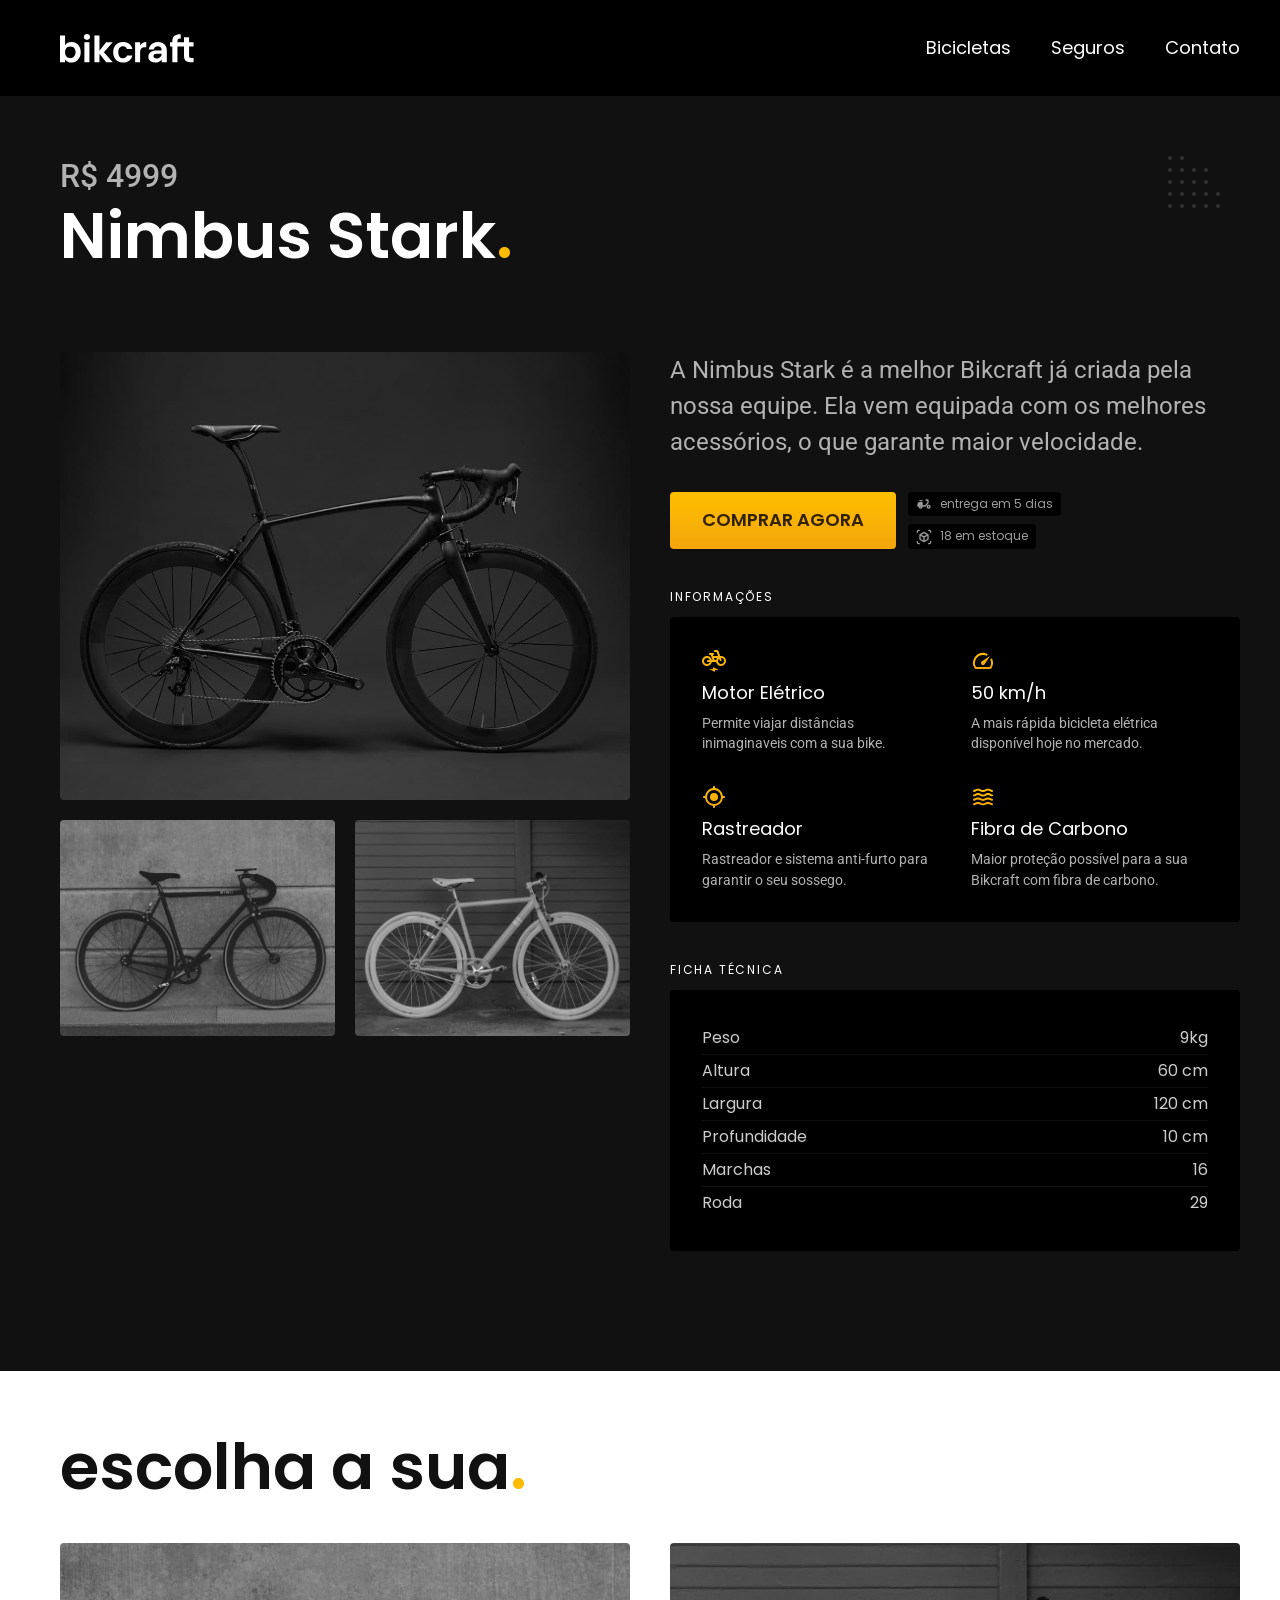
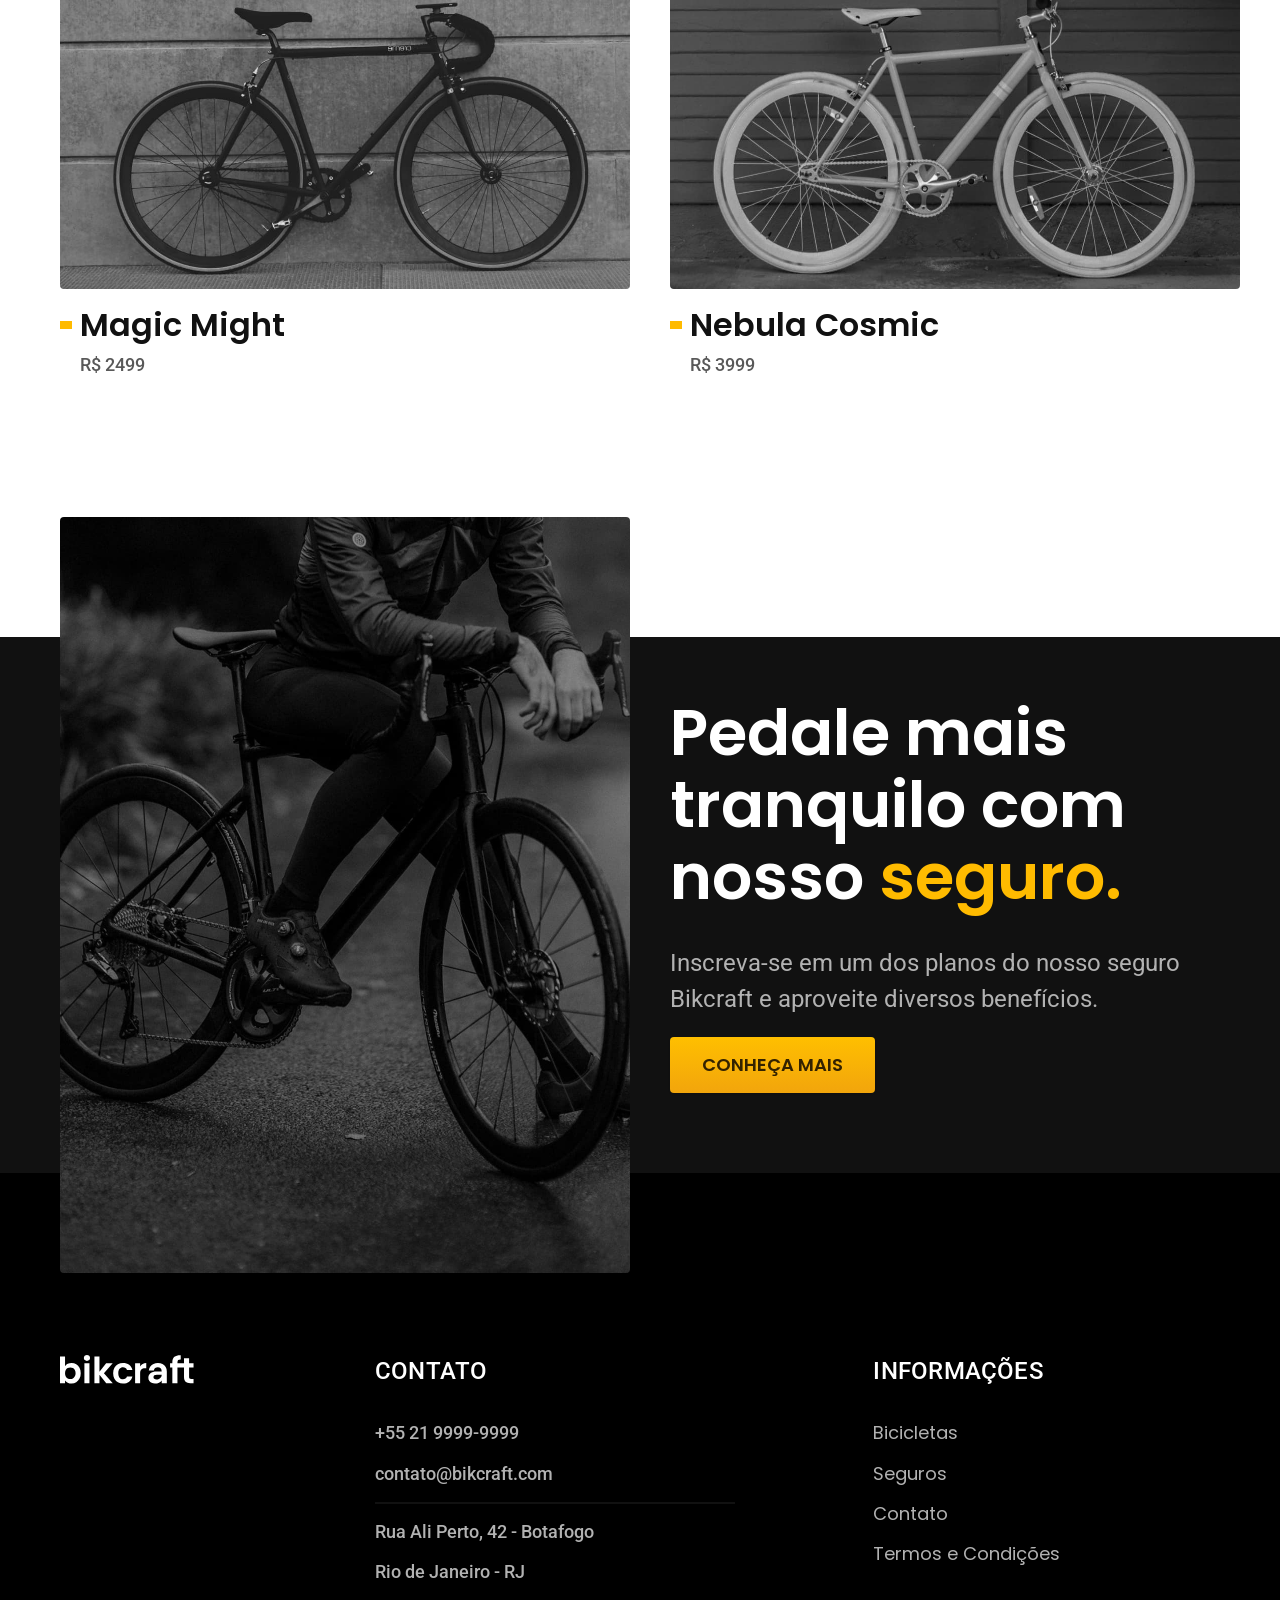
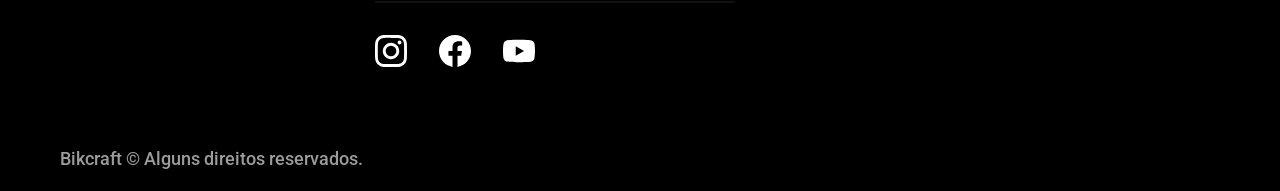
<file: bicicletas/nimbus.html>
<!DOCTYPE html>
<html lang="pt-br">

<head>
    <meta charset="UTF-8">
    <title>Nimbus | Bikcraft</title>
    <meta name="description" content="Termos e condições">
    <meta name="viewport" content="width=device-width, initial-scale=1.0">
    <link rel="stylesheet" href="../css/style.min.css">
    <link rel="icon" href="../favicon.svg" type="image/svg+xml">

    <link rel="preconnect" href="https://fonts.googleapis.com">
    <link rel="preconnect" href="https://fonts.gstatic.com" crossorigin>
    <link href="https://fonts.googleapis.com/css2?family=Merriweather:ital,opsz,wght@1,18..144,900&family=Poppins:ital,wght@0,100;0,200;0,300;0,400;0,500;0,600;0,700;0,800;0,900;1,100;1,200;1,300;1,400;1,500;1,600;1,700;1,800;1,900&family=Roboto:ital,wght@0,100..900;1,100..900&display=swap" rel="stylesheet">

    <script>document.documentElement.classList.add('js');</script>
</head>

<body id="bicicleta">
    <header class="header-bg">
        <div class="header container">
            <a href="../"><img src="../img/bikcraft.svg" alt="Bikcraft">
            </a>
            <nav aria-label="primaria">
                <ul class="header-menu font-1-m cor-0">
                    <li><a href="../bicicletas.html">Bicicletas</a></li>
                    <li><a href="../seguros.html">Seguros</a></li>
                    <li><a href="../contato.html">Contato</a></li>
                </ul>
            </nav>
        </div>
    </header>
    <main class="titulo-bg">
        <div>
            <div class="titulo container">
                <p class="font-2-xl cor-5">R$ 4999</p>
                <h1 class="font-1-xxl cor-0">Nimbus Stark<span class="cor-p1">.</span></h1>
            </div>
        </div>
        <div class="bicicleta container">
            <div class="bicicleta-img">
                <img src="../img/bicicleta/nimbus1.jpg" alt="Bicicleta Preta Nimbus Stark">
                <img src="../img/bicicleta/nimbus2.jpg" alt="Bicicleta Preta Magic Might">
                <img src="../img/bicicleta/nimbus3.jpg" alt="Bicicleta Branca Nebula Cosmic">
            </div>
            <div class="bicicleta-cont">
                <p class="font-2-l cor-5">A Nimbus Stark é a melhor Bikcraft já criada pela nossa equipe. Ela vem equipada com os melhores acessórios, o que garante maior velocidade.</p>
                <div class="bicicleta-comprar">
                    <a class="botao" href="../orcamento.html?tipo=bikcraft&produto=nimbus">Comprar Agora</a>
                    <span class="font-1-xs cor-6"><img src="../img/icones/entrega.svg" alt="">entrega em 5 dias</span>
                    <span class="font-1-xs cor-6"><img src="../img/icones/estoque.svg" alt="">18 em estoque</span>
                </div>
                <h2 class="font-1-xs cor-0">Informações</h2>
                <ul class="bicicleta-info">
                    <li>
                        <img src="../img/icones/eletrica.svg" alt="">
                        <h3 class="font-1-m cor-0">Motor Elétrico</h3>
                        <p class="font-2-xs cor-5">Permite viajar distâncias inimaginaveis com a sua bike.</p>
                    </li>
                    <li>
                        <img src="../img/icones/velocidade.svg" alt="">
                        <h3 class="font-1-m cor-0">50 km/h</h3>
                        <p class="font-2-xs cor-5">A mais rápida bicicleta elétrica disponível hoje no mercado.</p>
                    </li>
                    <li>
                        <img src="../img/icones/rastreador.svg" alt="">
                        <h3 class="font-1-m cor-0">Rastreador</h3>
                        <p class="font-2-xs cor-5">Rastreador e sistema anti-furto para garantir o seu sossego.</p>
                    </li>
                    <li>
                        <img src="../img/icones/carbono.svg" alt="">
                        <h3 class="font-1-m cor-0">Fibra de Carbono</h3>
                        <p class="font-2-xs cor-5">Maior proteção possível para a sua Bikcraft com fibra de carbono.</p>
                    </li>
                </ul>
                <h2 class="font-1-xs cor-0">Ficha técnica</h2>
                <ul class="bicicleta-tecnica font-2-s cor-4">
                    <li>Peso <span>9kg</span></li>
                    <li>Altura <span>60 cm</span></li>
                    <li>Largura <span>120 cm</span></li>
                    <li>Profundidade <span>10 cm</span></li>
                    <li>Marchas <span>16</span></li>
                    <li>Roda <span>29</span></li>
                </ul>
            </div>
        </div>
    </main>

    <article class="bicicletas-lista container">
        <h2 class="font-1-xxl">escolha a sua<span class="cor-p1">.</span></h2>
        <ul>
            <li>
                <a href="./magic.html">
                    <img src="../img/bicicletas/magic.jpg" alt="Bicicleta Preta">
                    <h3 class="font-1-xl">Magic Might</h3>
                    <span class="font-2-m cor-8">R$ 2499</span>
                </a>
            </li>
            <li>
                <a href="./nebula.html">
                    <img src="../img/bicicletas/nebula.jpg" alt="Bicicleta Preta">
                    <h3 class="font-1-xl">Nebula Cosmic</h3>
                    <span class="font-2-m cor-8">R$ 3999</span>
                </a>
            </li>
        </ul>
    </article>

    <article class="seguro-bg">
        <div class="seguro container">
            <div class="seguro-img">
                <img src="../img/fotos/seguros.jpg" alt="Pessoa para em cima de uma bicicleta">
            </div>
            <div class="seguro-cont">
                <h2 class="font-1-xxl cor-0">Pedale mais tranquilo com nosso <span class="cor-p1">seguro.</span></h2>
                <p class="font-2-l cor-5">Inscreva-se em um dos planos do nosso seguro Bikcraft e aproveite diversos benefícios.</p>
                <a href="../seguros.html" class="botao">Conheça Mais</a>
            </div>
        </div>
    </article>

    <footer class="footer-bg">
        <div class="footer container">
            <img src="../img/bikcraft.svg" alt="Bikcraft">
            <div class="footer-contato">
                <h3 class="font-2-l-b cor-0">Contato</h3>
                <ul class="font-2-m cor-5">
                    <li><a href="tel:+552199999999">+55 21 9999-9999</a></li>
                    <li><a href="mailto:contato@bikcraft.com">contato@bikcraft.com</a></li>
                    <li>Rua Ali Perto, 42 - Botafogo</li>
                    <li>Rio de Janeiro - RJ</li>
                </ul>
                <div class="footer-redes">
                    <a href="./">
                        <img src="../img/redes/instagram.svg" alt="Instagram">
                    </a>
                    <a href="./">
                        <img src="../img/redes/facebook.svg" alt="Facebook">
                    </a>
                    <a href="./">
                        <img src="../img/redes/youtube.svg" alt="Youtube">
                    </a>
                </div>
            </div>
            <div class="footer-informacoes">
                <h3 class="font-2-l-b cor-0">Informações</h3>
                <nav>
                    <ul class="font-1-m cor-5">
                        <li><a href="../bicicletas.html">Bicicletas</a></li>
                        <li><a href="../seguros.html">Seguros</a></li>
                        <li><a href="../contato.html">Contato</a></li>
                        <li><a href="../termos.html">Termos e Condições</a></li>
                    </ul>
                </nav>
            </div>
            <p class="footer-copy font-2-m cor-6">Bikcraft © Alguns direitos reservados.</p>
        </div>
    </footer>
    <script src="../js/script.js"></script>
</body>

</html>
</file>
<file: css/style.min.css>
body{margin:0;color:#111}blockquote,dd,h1,h2,h3,h4,p,ul{margin:0}ul{padding:0;list-style:none}a{text-decoration:none;color:inherit}img{max-width:100%;height:auto;display:block}img[src$=".jpg"]{border-radius:4px}.font-1-xs{font:400 0.75rem/1.35 Poppins,sans-serif}.font-2-xs{font:400 0.875rem/1.43 Roboto,sans-serif}.font-1-s{font:400 1rem/1.5 Poppins,sans-serif}.font-2-s{font:400 1rem/1.5 Poppins,sans-serif}.font-1-m,.font-1-m-b{font:400 1.125rem/1.35 Poppins,sans-serif}.font-1-m-b{font-weight:600}.font-2-m{font:500 1.125rem/1.35 Roboto,sans-serif}.font-1-l{font:400 1.5rem/1.5 Poppins,sans-serif}.font-2-l,.font-2-l-b{font:400 1.5rem/1.5 Roboto,sans-serif}.font-2-l-b{font-weight:500;letter-spacing:.015rem;text-transform:uppercase}.font-1-xl{font:600 2rem/1.25 Poppins,sans-serif}.font-2-xl{font:500 2rem/1.25 Roboto,sans-serif}.font-1-xxl{font:600 4rem/1.125 Poppins,sans-serif}@media (max-width:1200px){.font-1-xxl{font-size:3rem}.font-2-l,.font-2-l-b{font-size:1.125rem}}@media (max-width:800px){.font-1-xxl{font-size:2rem}.font-1-xl,.font-2-xl{font-size:1.5rem}}:root{--cor-0:#fff;--cor-1:#f7f7f7;--cor-2:#ededed;--cor-3:#dedede;--cor-4:#ccc;--cor-5:#b2b2b2;--cor-6:#9c9c9c;--cor-7:#717171;--cor-8:#595959;--cor-9:#404040;--cor-10:#2e2e2e;--cor-11:#111;--cor-12:#000;--cor-p1:#fb0;--cor-p2:#e4a30b;--cor-p3:#a66f00;--cor-p4:#664400;--cor-p5:#320}.cor-0{color:var(--cor-0)}.cor-1{color:var(--cor-1)}.cor-2{color:var(--cor-2)}.cor-3{color:var(--cor-3)}.cor-4{color:var(--cor-4)}.cor-5{color:var(--cor-5)}.cor-6{color:var(--cor-6)}.cor-7{color:var(--cor-7)}.cor-8{color:var(--cor-8)}.cor-9{color:var(--cor-9)}.cor-10{color:var(--cor-10)}.cor-11{color:var(--cor-11)}.cor-12{color:var(--cor-12)}.cor-p1{color:var(--cor-p1)}.cor-p2{color:var(--cor-p2)}.cor-p3{color:var(--cor-p3)}.cor-p4{color:var(--cor-p4)}.cor-p5{color:var(--cor-p5)}.header-bg{background:var(--cor-12)}.header{display:flex;flex-wrap:wrap;gap:20px;justify-content:space-between;align-items:center;padding-top:20px;padding-bottom:20px}.header-menu{display:flex;flex-wrap:wrap;gap:40px}.header-menu a{display:inline-block;padding:16px 0;position:relative}.header-menu a:after{content:"";display:block;height:2px;width:0;background:var(--cor-0);margin-top:4px;transition:.4s;position:absolute}.header-menu a.ativo::after,.header-menu a:hover::after{width:100%}@media (max-width:800px){.header-menu{gap:20px}.header-menu a{background:var(--cor-11);padding:12px 16px;border-radius:5px}.header-menu a:hover{background:var(--cor-10)}.header a:after{display:none}}@media (max-width:600px){.header-menu{gap:12px}.header-menu a{padding:8px 12px;font-size:14px}}.footer-bg{background:var(--cor-12)}.footer{display:grid;grid-template-columns:3fr 5fr 4fr;gap:40px;padding-top:60px;padding-bottom:60px}.footer h3{margin-bottom:32px}.footer-contato ul{margin-bottom:32px}.footer-contato li:nth-child(2n):after{content:"";display:block;max-width:360px;height:2px;background:var(--cor-11);margin-top:16px}.footer li{margin-bottom:16px}.footer-redes{display:flex;gap:32px}.footer a:hover{color:var(--cor-0)}.footer-copy{grid-column:1/-1;margin-top:40px}@media (max-width:800px){.footer>img{display:none}.footer{grid-template-columns:1fr 1fr}}@media (max-width:600px){.footer{grid-template-columns:1fr;gap:60px}.footer-copy{margin-top:0}}.container{box-sizing:border-box;max-width:1200px;padding-left:20px;padding-bottom:20px;margin-left:auto;margin-right:auto}.botao{display:inline-block;padding:16px 32px;background:linear-gradient(#ffbf00,#f2a50c);border-radius:4px;box-shadow:0 1px 2px rgba(0,0,0,.1);text-transform:uppercase;color:var(--cor-p5);transition:.5s;font:600 1.125rem/1.35 Poppins,sans-serif;max-width:max-content;border:none;cursor:pointer}.botao:hover{background:linear-gradient(#ffb60d,#e59317)}.botao.secundario{background:var(--cor-10);color:var(--cor-2)}.botao.secundario:hover{background:var(--cor-9)}.botao.seta{display:flex;align-items:center}.botao.seta::after{content:"";display:inline-block;width:18px;height:10px;margin-left:12px;background:url("../img/icones/seta.svg");transition:transform .2s}.botao.seta:hover::after{transform:translateX(4px)}@media (max-width:600px){.botao{padding:12px 16px;font-size:1rem}}.link{display:inline-block;color:var(--cor-p1);font:600 1.5rem/1.5 Poppins,sans-serif;text-transform:uppercase;transition:.4s}.link::after{content:"";display:block;width:100%;height:4px;background-color:currentColor}.link:hover{color:var(--cor-0)}.titulo-bg{padding-top:60px;padding-bottom:60px;background:var(--cor-11)}.titulo{background:url("../img/dec/top-right.svg") no-repeat top right 20px}.titulo p{margin-bottom:4px}@media (max-width:800px){.titulo{padding-top:40px;padding-bottom:40px}.titulo p{font-size:1rem;text-transform:lowercase;font-weight:400}}.form{display:grid;grid-template-columns:1fr 1fr;gap:20px}.form label{display:block;font:600 1rem/1.5 Poppins,sans-serif;margin-bottom:4px}.form .col-2{grid-column:span 2}.form input[type=email],.form input[type=text],.form textarea{font:400 1rem/1.5 Roboto,sans-serif;background:var(--cor-1);border:1px solid var(--cor-2);padding:12px;border-radius:4px;width:100%;box-sizing:border-box}.form input[type=email]:focus,.form input[type=text]:focus,.form textarea:focus{outline:0;border-color:var(--cor-p1);background:var(--cor-0);box-shadow:0 0 0 2px #fea}@media (max-width:600px){.form{grid-template-columns:1fr}.form .col-2{grid-column:1}}.intro-bg{background:var(--cor-12) url("../img/dec/bottom-left.svg") no-repeat bottom 160px left 20px;box-shadow:inset 0 -120px var(--cor-0)}.intro{display:grid;grid-template-columns:1fr 1fr;gap:0 40px}.intro-conteudo{align-self:end;padding-bottom:200px}.intro img{width:100%;height:100%;object-fit:cover;border-radius:4px}.intro h1{margin-bottom:32px}.intro p{margin-bottom:20px}@media (max-width:800px){.intro-bg{background:var(--cor-11);padding-top:40px;box-shadow:inset 0 -60px var(--cor-0)}.intro{grid-template-columns:1fr;gap:32px}.intro-conteudo{padding-bottom:0}.intro h1{margin-bottom:16px}.intro img{height:300px;width:100%}}.tecnologia-bg{background-color:var(--cor-11);box-shadow:inset 0 80px var(--cor-0),inset 0 -80px var(--cor-0)}.tecnologia{display:grid;grid-template-columns:1fr 1fr;gap:40px}.tecnologia-img img{width:100%;height:100%;object-fit:cover;object-position:left}.tecnologia-conteudo{padding-top:160px;padding-bottom:160px}.tecnologia-conteudo>span{display:block;margin-bottom:20px}.tecnologia-conteudo h2{margin-bottom:32px}.tecnologia-conteudo>p{margin-bottom:20px}.tecnologia a{margin-bottom:80px}.tecnologia-vantagens{display:flex;gap:40px}.tecnologia-vantagens h3{margin-bottom:8px;width:max-content}.tecnologia-vantagens img{width:24px}@media (max-width:800px){.tecnologia-bg{box-shadow:initial}.tecnologia{grid-template-columns:1fr}.tecnologia-conteudo{padding-top:60px;padding-bottom:60px}.tecnologia-img{display:none}.tecnologia a{margin-bottom:60px}}@media (max-width:600px){.tecnologia-vantagens{flex-direction:column}}.parceiros{padding-top:60px;padding-bottom:120px}.parceiros h2{margin-bottom:60px}.parceiros ul{padding:0 20px;max-width:1400px;display:grid;grid-template-columns:repeat(4,1fr);margin:0 auto}.parceiros li{display:flex;padding:32px;border-left:2px solid var(--cor-2)}.parceiros img{margin:auto}.parceiros li:first-child,.parceiros li:nth-child(5){border-left:none}.parceiros li:nth-child(n+5){border-top:2px solid var(--cor-2)}@media (max-width:800px){.parceiros{padding-bottom:60px}.parceiros li{display:flex;padding:20px}.parceiros h2{margin-bottom:20px}.parceiros ul{grid-template-columns:repeat(2,1fr)}.parceiros li:nth-child(n+3){border-top:2px solid var(--cor-2)}.parceiros li:nth-child(odd){border-left:none}}.depoimento{display:grid;grid-template-columns:1fr 1fr;background-color:var(--cor-p1)}.depoimento img{width:100%;height:100%;object-fit:cover;border-radius:0;overflow:hidden}.depoimento-conteudo{padding:40px 40px 80px 80px;align-self:end;background:url("../img/dec/bottom-right-p.svg") no-repeat bottom 40px right 40px}.depoimento-conteudo p{max-width:432ch;font-family:Merriweather,serif;font-style:italic;font-weight:900;margin-bottom:32px;position:relative}.depoimento p::after,.depoimento p::before{font-size:5rem;color:var(--cor-p2);position:absolute}.depoimento p::before{content:"“";left:-50px;top:-20px}.depoimento p::after{content:"”"}@media (min-width:1200px){.depoimento img{max-height:520px}}@media (max-width:800px){.depoimento{grid-template-columns:1fr;text-align:center}.depoimento img{max-height:200px}.depoimento-conteudo{padding:40px 20px;justify-self:center}}.bicicletas-lista{padding-top:60px;padding-bottom:120px}.bicicletas-lista h2{margin-bottom:40px}.bicicletas-lista ul{display:flex;gap:40px;padding:0 20px 20px 20px;max-width:1400px;margin-left:auto;margin-right:auto;overflow-x:auto}#bicicleta .bicicletas-lista ul{padding:0 0 20px 0}.bicicletas-lista li{flex:1;min-width:280px}.bicicletas-lista a{display:block}.bicicletas-lista img{margin-bottom:16px}.bicicletas-lista h3{margin-bottom:8px;display:flex;align-items:center}.bicicletas-lista h3:before{content:"";display:inline-block;height:8px;width:12px;margin-right:8px;background-color:var(--cor-p1);transition:width .3s}.bicicletas-lista a:hover h3:before{width:24px}.bicicletas-lista li span{padding-left:20px}@media (max-width:800px){.bicicletas-lista{padding-bottom:60px}.bicicletas-lista ul{gap:20px}}.bicicletas-bg{background:linear-gradient(to right,var(--cor-0) 30%,var(--cor-11) 0)}.bicicletas{display:grid;grid-template-columns:1fr 1fr;gap:40px;padding-top:60px;padding-bottom:60px;background:url("../img/dec/top-right.svg") no-repeat top 40px right 20px}.bicicletas-img{position:relative}.bicicletas-img span{background:var(--cor-12);padding:8px 16px 8px 8px;display:inline-block;border-radius:4px 0 0 4px;position:absolute;top:20px;right:1px}.bicicletas-cont{display:grid;grid-template-columns:1fr auto;align-content:start}.bicicletas-cont h2,.bicicletas-cont p{grid-column:1/-1}.bicicletas-cont h2{margin-bottom:20px}.bicicletas-cont h2::before{content:"";display:block;width:12px;height:8px;background:var(--cor-p1);margin-bottom:8px}.bicicletas-cont p{margin-bottom:32px}.bicicletas a{place-self:end}.bicicletas li{display:flex;align-items:center}.bicicletas ul{display:grid;gap:16px}.bicicletas-cont img{width:24px;margin-right:8px}@media (max-width:800px){.bicicletas-bg{background:var(--cor-11)}.bicicletas{grid-template-columns:1fr;gap:20px;padding-top:40px;padding-bottom:40px}}@media (max-width:600px){.bicicletas-cont{grid-template-columns:1fr}.bicicletas ul{font-size:1rem;grid-template-columns:1fr 1fr;margin-bottom:32px}.bicicletas a{place-self:start}}.bicicleta{display:grid;grid-template-columns:1fr 1fr;align-items:start;gap:40px;padding-top:60px;padding-bottom:60px}#bicicleta .titulo p{text-transform:uppercase}.bicicleta-img{display:flex;flex-wrap:wrap;gap:20px}.bicicleta-img img{flex:1;min-width:200px}.bicicleta-img img:first-child{min-width:100%}.bicicleta-cont>p{margin-bottom:32px}.bicicleta-comprar{display:grid;grid-template-columns:max-content auto;align-items:center;justify-items:start;gap:8px 12px;margin-bottom:40px}.bicicleta-comprar a{grid-row:span 2}.bicicleta-comprar span{display:flex;align-items:center;background:var(--cor-12);padding:4px 8px;border-radius:4px;gap:8px}.bicicleta-cont h2{text-transform:uppercase;letter-spacing:.15em;margin-bottom:12px}.bicicleta-info,.bicicleta-tecnica{padding:32px;background:var(--cor-12);border-radius:4px}.bicicleta-info{margin-bottom:40px;display:grid;grid-template-columns:1fr 1fr;gap:32px}.bicicleta-info img{width:24px;margin-bottom:8px}.bicicleta-info h3{margin-bottom:8px}.bicicleta-tecnica li{padding:4px 0;display:flex;justify-content:space-between;border-bottom:1px solid var(--cor-11)}.bicicleta-tecnica li:last-child{border-bottom:none}.bicicleta-ficha span{color:var(--cor-6)}@media (max-width:800px){.bicicleta{grid-template-columns:1fr;padding-top:40px;padding-bottom:40px}.bicicleta-img{grid-row:2}}@media (max-width:400px){.bicicleta-info{grid-template-columns:1fr}.bicicleta-comprar{grid-template-columns:1fr}}.seguro-bg{background:var(--cor-11);box-shadow:inset 0 120px var(--cor-0),inset 0 -120px var(--cor-12)}.seguro{display:grid;grid-template-columns:1fr 1fr;gap:40px}.seguro-img img{width:100%;height:100%;object-fit:cover}.seguro-cont{padding-top:180px;padding-bottom:180px}.seguro h2{margin-bottom:32px}.seguro p{margin-bottom:20px}@media (max-width:800px){.seguro-bg{box-shadow:inset 0 -60px var(--cor-12)}.seguro{grid-template-columns:1fr}.seguro-cont{grid-row:1;padding-top:40px;padding-bottom:0}}.seguros-bg{background:var(--cor-11)}.seguros{padding-top:60px;padding-bottom:60px;display:grid;grid-template-columns:1fr 1fr;gap:40px;align-items:center}#seguros .seguros{padding-top:0}.seguros h2{grid-column:1/-1}.seguros-item{background-color:var(--cor-12);padding:32px 32px 32px 60px;display:grid;grid-template-columns:1fr auto;border-radius:4px}.seguros-item h3{margin-bottom:40px}.seguros-item span{grid-column:2;display:block;text-align:right}.seguros-item ul{grid-column:1/-1;margin-bottom:32px}.seguros-item li{display:flex;align-items:center;position:relative}.seguros-item li+li{margin-top:20px}.seguros-item li::before{content:"";display:inline-block;width:12px;height:9px;background-image:url("../img/icones/lista.svg");position:absolute;left:-21px}.seguros-item a{grid-column:1/-1}@media (max-width:800px){.seguros{grid-template-columns:1fr}}.vantagens-bg{background:var(--cor-12)}.vantagens{padding-top:120px;padding-bottom:120px}.vantagens h2{margin-bottom:60px}.vantagens ul{display:grid;grid-template-columns:repeat(auto-fit,minmax(280px,max-content));gap:40px 80px}.vantagens h3,.vantagens img{margin-bottom:8px}@media (max-width:800px){.vantagens{padding-top:60px;padding-bottom:60px}.vantagens h2{margin-bottom:40px}.vantagens ul{gap:20px}}.perguntas{padding-top:120px;padding-bottom:120px}.perguntas h2{margin-bottom:60px}.perguntas dl>div{padding:20px;border-radius:4px}.perguntas dl>div:nth-child(odd){background:var(--cor-1)}.perguntas button{display:grid;grid-template-columns:auto 1fr auto;align-items:center;gap:8px;cursor:pointer;border:none;background:0 0;width:100%;text-align:left}.perguntas button::before{content:"";display:inline-block;width:12px;height:8px;background:var(--cor-p1)}.perguntas button::after{content:"";display:inline-block;width:14px;height:6px;background:url("../img/icones/seta-abrir.svg");transition:.3s}.perguntas button:hover::after,.perguntas button[aria-expanded=true]::after{transform:rotate(180deg)}.js .perguntas dd{display:none}.js .perguntas dd.ativa{display:block}.perguntas dd{padding-left:20px;padding-top:16px;max-width:80ch}@media (max-width:800px){.perguntas{padding-top:60px;padding-bottom:60px}.perguntas h2{margin-bottom:40px}}#contato{background:linear-gradient(var(--cor-11) 600px,var(--cor-1) 0)}.contato{display:grid;grid-template-columns:5fr 7fr}.contato-dados,.contato-form{padding:60px;box-shadow:0 2px 2px rgba(0,0,0,.1)}.contato-dados{border-radius:5px 0 0 5px;background:var(--cor-12) url("../img/dec/bottom-left.svg") no-repeat bottom 20px left 20px}.contato-form{border-radius:0 5px 5px 0;background:var(--cor-0) url("../img/dec/bottom-right.svg") no-repeat bottom 20px right 20px}.contato-dados h2{margin-bottom:60px}.contato-end{margin-bottom:32px;padding-left:28px;background:url("../img/icones/local.svg") no-repeat 0 2px}.contato-end p{margin-bottom:8px}.contato-meios a{display:block;max-width:max-content;margin-bottom:8px;padding-left:28px}.contato-meios a:hover{color:var(--cor-0)}.contato-meios a:first-child{background:url("../img/icones/email.svg") no-repeat 0 2px}.contato-meios a:nth-child(2){margin-bottom:32px}.contato-meios a:nth-child(3){background:url("../img/icones/telefone.svg") no-repeat 0 2px;margin-bottom:60px}.contato-redes{display:flex;gap:32px;padding-left:28px}@media (max-width:800px){.contato{grid-template-columns:1fr}.contato-dados,.contato-form{padding:20px}.contato-dados{border-radius:5px 5px 0 0;background:var(--cor-12)}.contato-form{border-radius:0 0 5px 5px}.contato-dados,.contato-meios a:nth-child(3){margin-bottom:32px}.contato-redes{margin-bottom:12px}}.lojas{display:grid;grid-template-columns:1fr 1fr;gap:0 40px;padding-top:120px;padding-bottom:120px}.lojas h2{grid-column:1/-1;margin-bottom:60px}.lojas img{border-radius:4px 4px 0 0}.lojas-item{border-radius:4px;background:var(--cor-0);box-shadow:0 1px 2px rgba(0,0,0,.1)}.lojas-cont{display:grid;grid-template-columns:1fr 1fr;gap:32px 16px;padding:32px}.lojas-cont h3,.lojas-tempo{grid-column:1/-1}.lojas-dados{display:grid;gap:8px;border-left:2px solid var(--cor-2);padding-left:12px}.lojas-tempo{display:flex;align-items:center;gap:8px}@media (max-width:800px){.lojas{gap:20px;padding-top:60px;padding-bottom:60px}.lojas h2{margin-bottom:32px}.lojas-cont{grid-template-columns:1fr}}@media (max-width:600px){.lojas{grid-template-columns:1fr}}#orcamento{background:linear-gradient(var(--cor-11) 600px,var(--cor-1) 0)}.orcamento{display:grid;grid-template-columns:5fr 7fr;padding-bottom:120px}.orcamento h2{text-transform:uppercase;position:relative;display:flex;align-items:center}.orcamento h2::before{content:"";display:inline-block;width:4px;height:8px;background:var(--cor-p1);position:absolute;left:-12px}.orcamento-dados,.orcamento-prod{padding:60px;box-shadow:0 1px 2px rgba(0,0,0,.1)}.orcamento-prod{border-radius:5px 0 0 5px;background:var(--cor-12) url("../img/dec/bottom-left.svg") no-repeat bottom 20px left 20px;display:grid;grid-template-columns:1fr 1fr;gap:20px;align-content:start}.orcamento-prod>*{grid-column:1/-1}.orcamento-prod>label{grid-column:initial}.orcamento-prod label{font:400 1rem/1.5 Poppins,sans-serif;color:var(--cor-4);background:var(--cor-10);padding:12px 16px;border-radius:4px;cursor:pointer;display:grid;grid-template-columns:auto 1fr auto;align-items:center;border:1px solid var(--cor-10)}.orcamento-prod label::before{content:"";display:inline-block;box-sizing:border-box;width:12px;height:12px;border:1px solid var(--cor-6);border-radius:50%;margin-right:8px}.orcamento-prod input:checked+label::before{border-color:var(--cor-7);box-shadow:inset 0 0 0 3px var(--cor-0),inset 0 0 0 6px var(--cor-7)}.orcamento-prod label:hover{background:var(--cor-9);border-color:var(--cor-9)}.orcamento-prod input:focus+label{box-shadow:0 0 0 2px var(--cor-p1);border-color:var(--cor-12)}.orcamento-prod label span{display:none}.orcamento-prod input:checked+label span{display:inline-block}.orcamento-prod input{opacity:0;position:absolute;pointer-events:none}.orcamento-prod input:checked+label{background:var(--cor-0);color:var(--cor-11)}.orcamento-dados{border-radius:0 5px 5px 0;background:var(--cor-0) url("../img/dec/bottom-right.svg") no-repeat bottom 20px right 20px}.orcamento-cont{display:none}.orcamento-cont h2,.orcamento-dados h2:nth-of-type(n+2){margin-top:20px}#bikcraft:checked~#orcamento-bikcraft,#seguro:checked~#orcamento-seguro{display:grid;gap:20px}.orcamento-detalhes{display:none;background:var(--cor-0);padding:20px;grid-template-columns:1fr 1fr;border-radius:4px;align-items:center}.orcamento-detalhes li{display:flex;align-items:center;margin-bottom:8px}.orcamento-detalhes li img{width:16px;margin-right:8px}.orcamento-prod input:checked+label+.orcamento-detalhes{display:grid}.termos-container{display:flex;align-items:center;gap:8px}.termos-container input[type=checkbox]{width:20px;height:20px;margin:0;cursor:pointer}.termos-container label{margin:0;cursor:pointer;font:400 1rem/1.5 Poppins,sans-serif;color:var(--cor-11)}@media (max-width:1200px){.orcamento-dados,.orcamento-prod{padding:32px}}@media (max-width:800px){.orcamento{grid-template-columns:1fr}.orcamento-dados{border-radius:0 0 5px 5px}.orcamento-prod{border-radius:5px 5px 0 0;background:var(-cor-12)}}@media (max-width:400px){.orcamento-prod{grid-template-columns:1fr}}.termos{padding-top:80px;padding-bottom:80px}.termos h2{font-weight:600;margin-bottom:20px}.termos p+h2{margin-top:40px}.termos p{max-width:75ch;margin-bottom:24px}.js .fadeInDown{transform:translate3d(0,-20px,0)}.js .fadeInUp{transform:translate3d(0,20px,0)}.js .fadeInRight{transform:translate3d(20px,0,0)}.js .fadeInLeft{transform:translate3d(-20px,0,0)}.js [data-anime]{opacity:0}.js .anime{opacity:1;transform:none;transition:transform .8s,opacity .8s}
</file>
